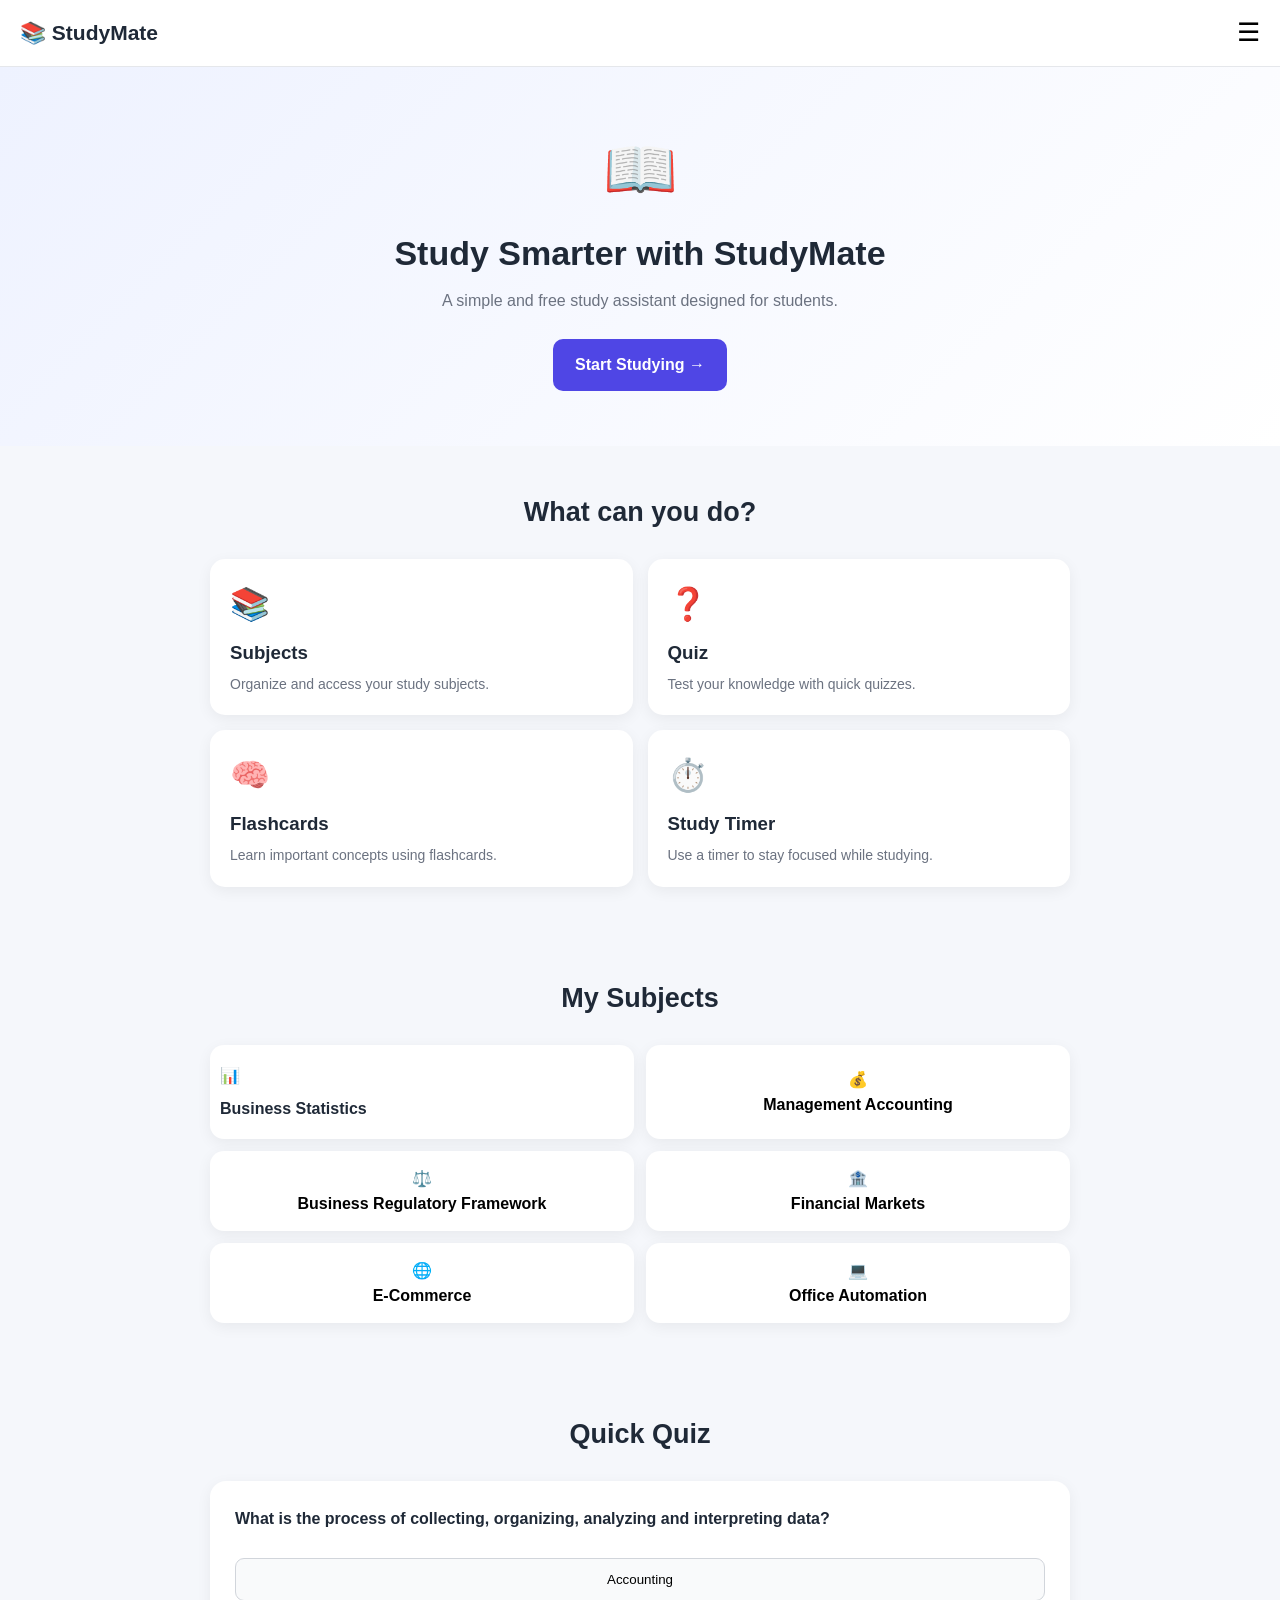
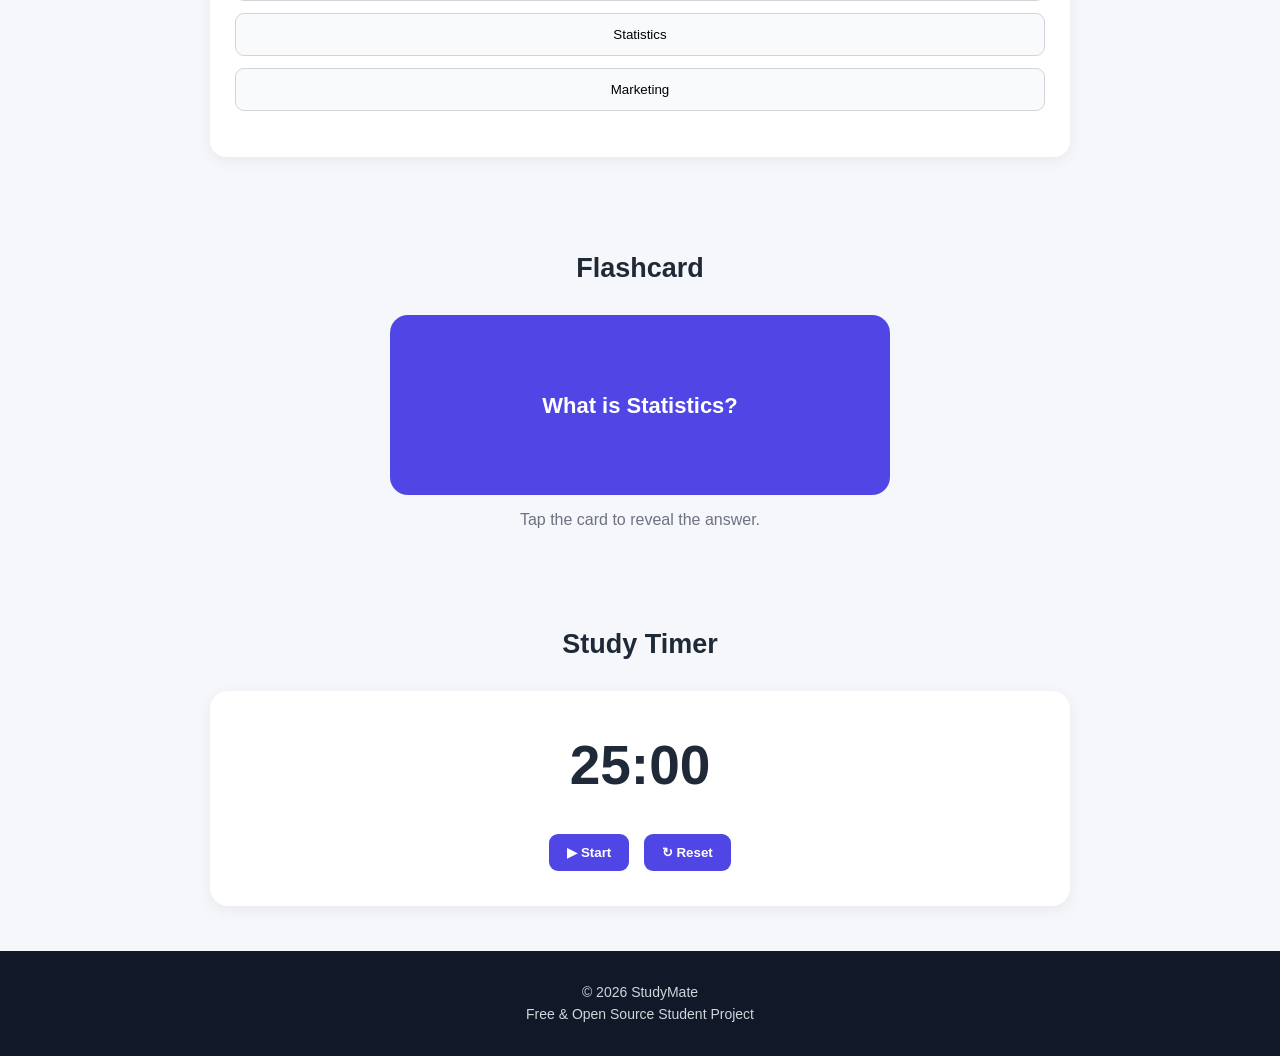
<file: index.html>
<!DOCTYPE html>
<html lang="en">
<head>
    <meta charset="UTF-8">
    <meta name="viewport" content="width=device-width, initial-scale=1.0">

    <title>StudyMate - Student Study Assistant</title>

    <meta name="description"
          content="StudyMate is a free mobile-friendly study assistant for students.">

    <link rel="stylesheet" href="style.css?v=2">
</head>

<body>

    <!-- Header -->
    <header class="header">
        <div class="logo">
            📚 StudyMate
        </div>

        <button class="menu-btn" onclick="toggleMenu()">
            ☰
        </button>
    </header>

    <!-- Navigation -->
    <nav id="navMenu" class="nav-menu">
        <a href="#home">Home</a>
        <a href="subjects.html">Subjects</a>
        <a href="#quiz">Quiz</a>
        <a href="#flashcards">Flashcards</a>
        <a href="#timer">Study Timer</a>
    </nav>

    <!-- Hero -->
    <main>

        <section id="home" class="hero">

            <div class="hero-icon">
                📖
            </div>

            <h1>Study Smarter with StudyMate</h1>

            <p>
                A simple and free study assistant designed for students.
            </p>

            <a href="subjects.html" class="primary-btn">
                Start Studying →
            </a>

        </section>


        <!-- Features -->
        <section class="section">

            <h2>What can you do?</h2>

            <div class="features">

                <a href="subjects.html" class="card">

    <div class="card-icon">📚</div>

    <h3>Subjects</h3>

    <p>
        Organize and access your study subjects.
    </p>

</a>

                <div class="card">
                    <div class="card-icon">❓</div>
                    <h3>Quiz</h3>
                    <p>Test your knowledge with quick quizzes.</p>
                </div>

                <div class="card">
                    <div class="card-icon">🧠</div>
                    <h3>Flashcards</h3>
                    <p>Learn important concepts using flashcards.</p>
                </div>

                <div class="card">
                    <div class="card-icon">⏱️</div>
                    <h3>Study Timer</h3>
                    <p>Use a timer to stay focused while studying.</p>
                </div>

            </div>

        </section>


        <!-- Subjects -->
        <section id="subjects" class="section">

            <h2>My Subjects</h2>

            <div class="subjects">

                <a href="business-statistics.html" class="subject-card">
                    📊
                    <span>Business Statistics</span>
                </a>

                <button class="subject-card">
                    💰
                    <span>Management Accounting</span>
                </button>

                <button class="subject-card">
                    ⚖️
                    <span>Business Regulatory Framework</span>
                </button>

                <button class="subject-card">
                    🏦
                    <span>Financial Markets</span>
                </button>

                <button class="subject-card">
                    🌐
                    <span>E-Commerce</span>
                </button>

                <button class="subject-card">
                    💻
                    <span>Office Automation</span>
                </button>

            </div>

        </section>


        <!-- Quiz -->
        <section id="quiz" class="section">

            <h2>Quick Quiz</h2>

            <div class="quiz-box">

                <p class="question">
                    What is the process of collecting,
                    organizing, analyzing and interpreting data?
                </p>

                <button onclick="checkAnswer(this, false)">
                    Accounting
                </button>

                <button onclick="checkAnswer(this, true)">
                    Statistics
                </button>

                <button onclick="checkAnswer(this, false)">
                    Marketing
                </button>

                <p id="quizResult"></p>

            </div>

        </section>


        <!-- Flashcards -->
        <section id="flashcards" class="section">

            <h2>Flashcard</h2>

            <div class="flashcard" onclick="flipCard()">

                <div id="flashcardText">
                    What is Statistics?
                </div>

            </div>

            <p class="hint">
                Tap the card to reveal the answer.
            </p>

        </section>


        <!-- Timer -->
        <section id="timer" class="section">

            <h2>Study Timer</h2>

            <div class="timer">

                <div id="timerDisplay">
                    25:00
                </div>

                <button onclick="startTimer()">
                    ▶ Start
                </button>

                <button onclick="resetTimer()">
                    ↻ Reset
                </button>

            </div>

        </section>

    </main>


    <!-- Footer -->
    <footer>

        <p>
            © 2026 StudyMate
        </p>

        <p>
            Free & Open Source Student Project
        </p>

    </footer>


    <script src="script.js"></script>

</body>
</html>
</file>
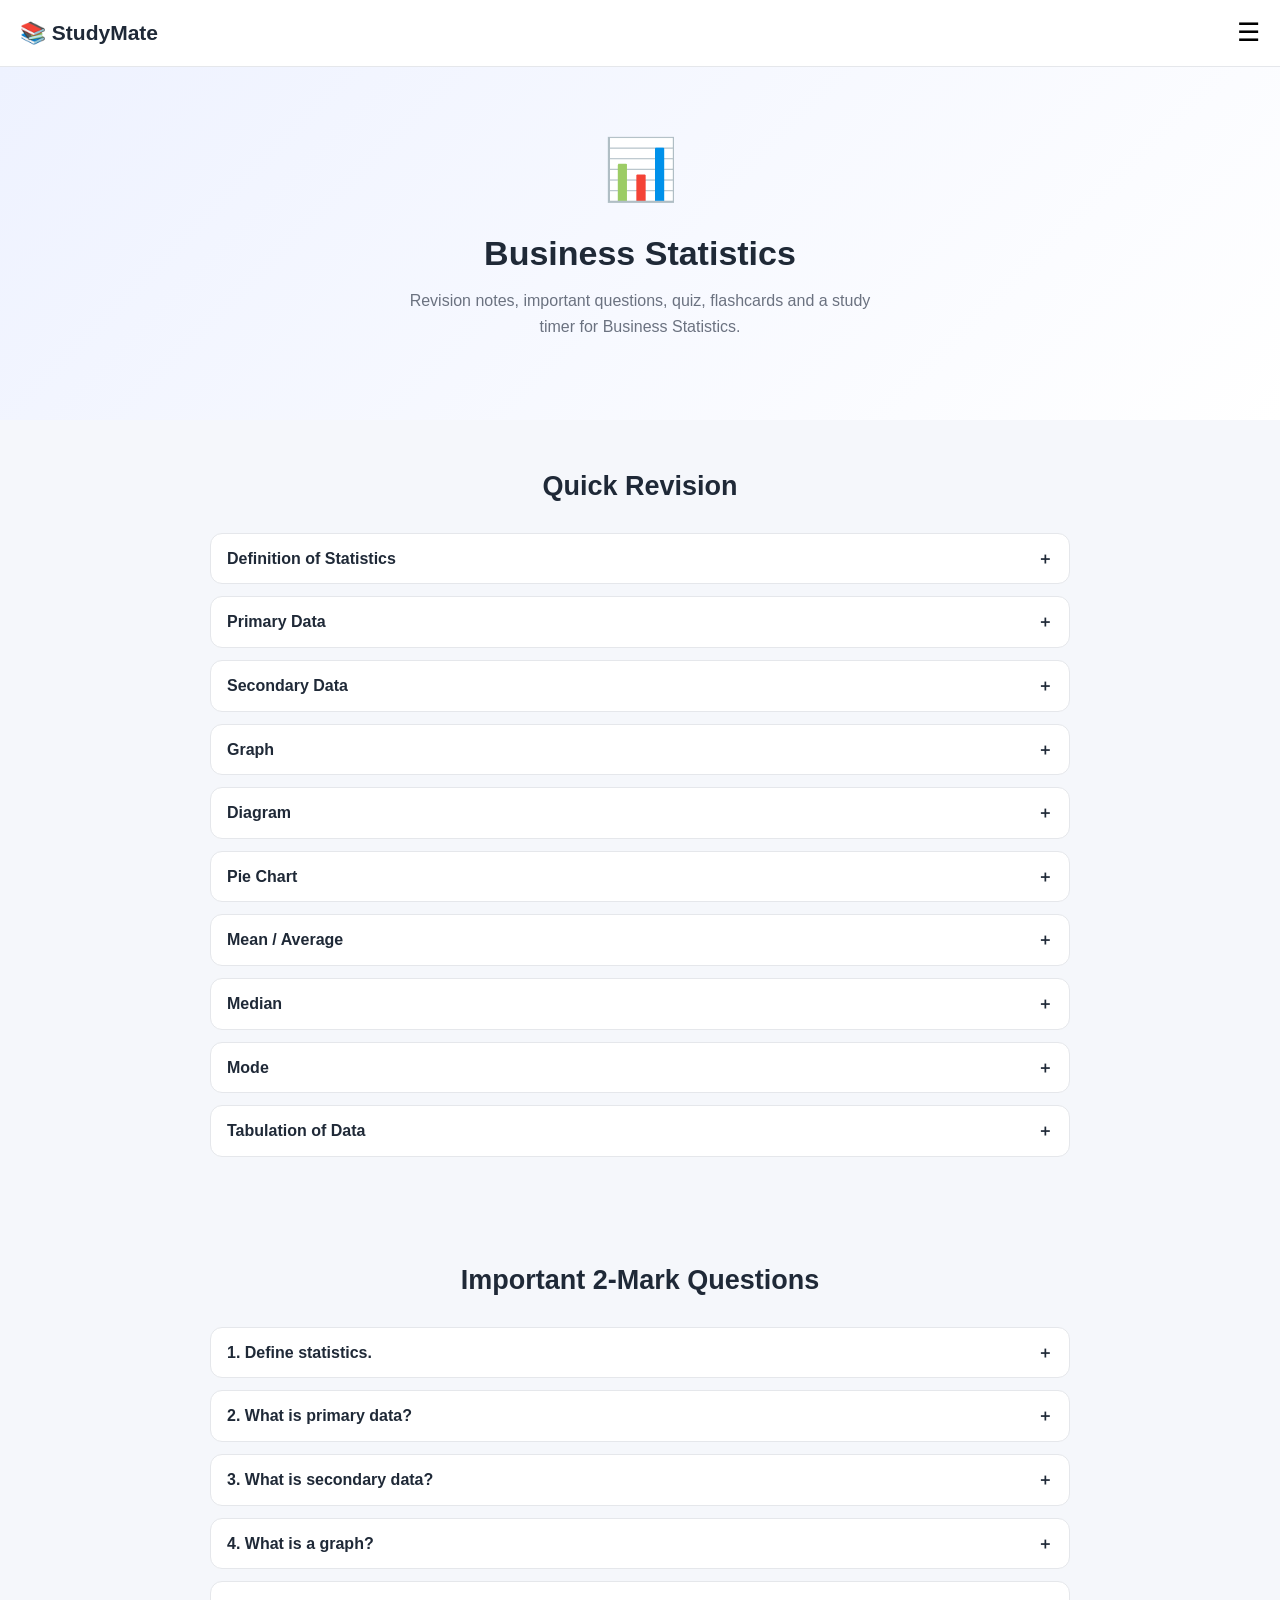
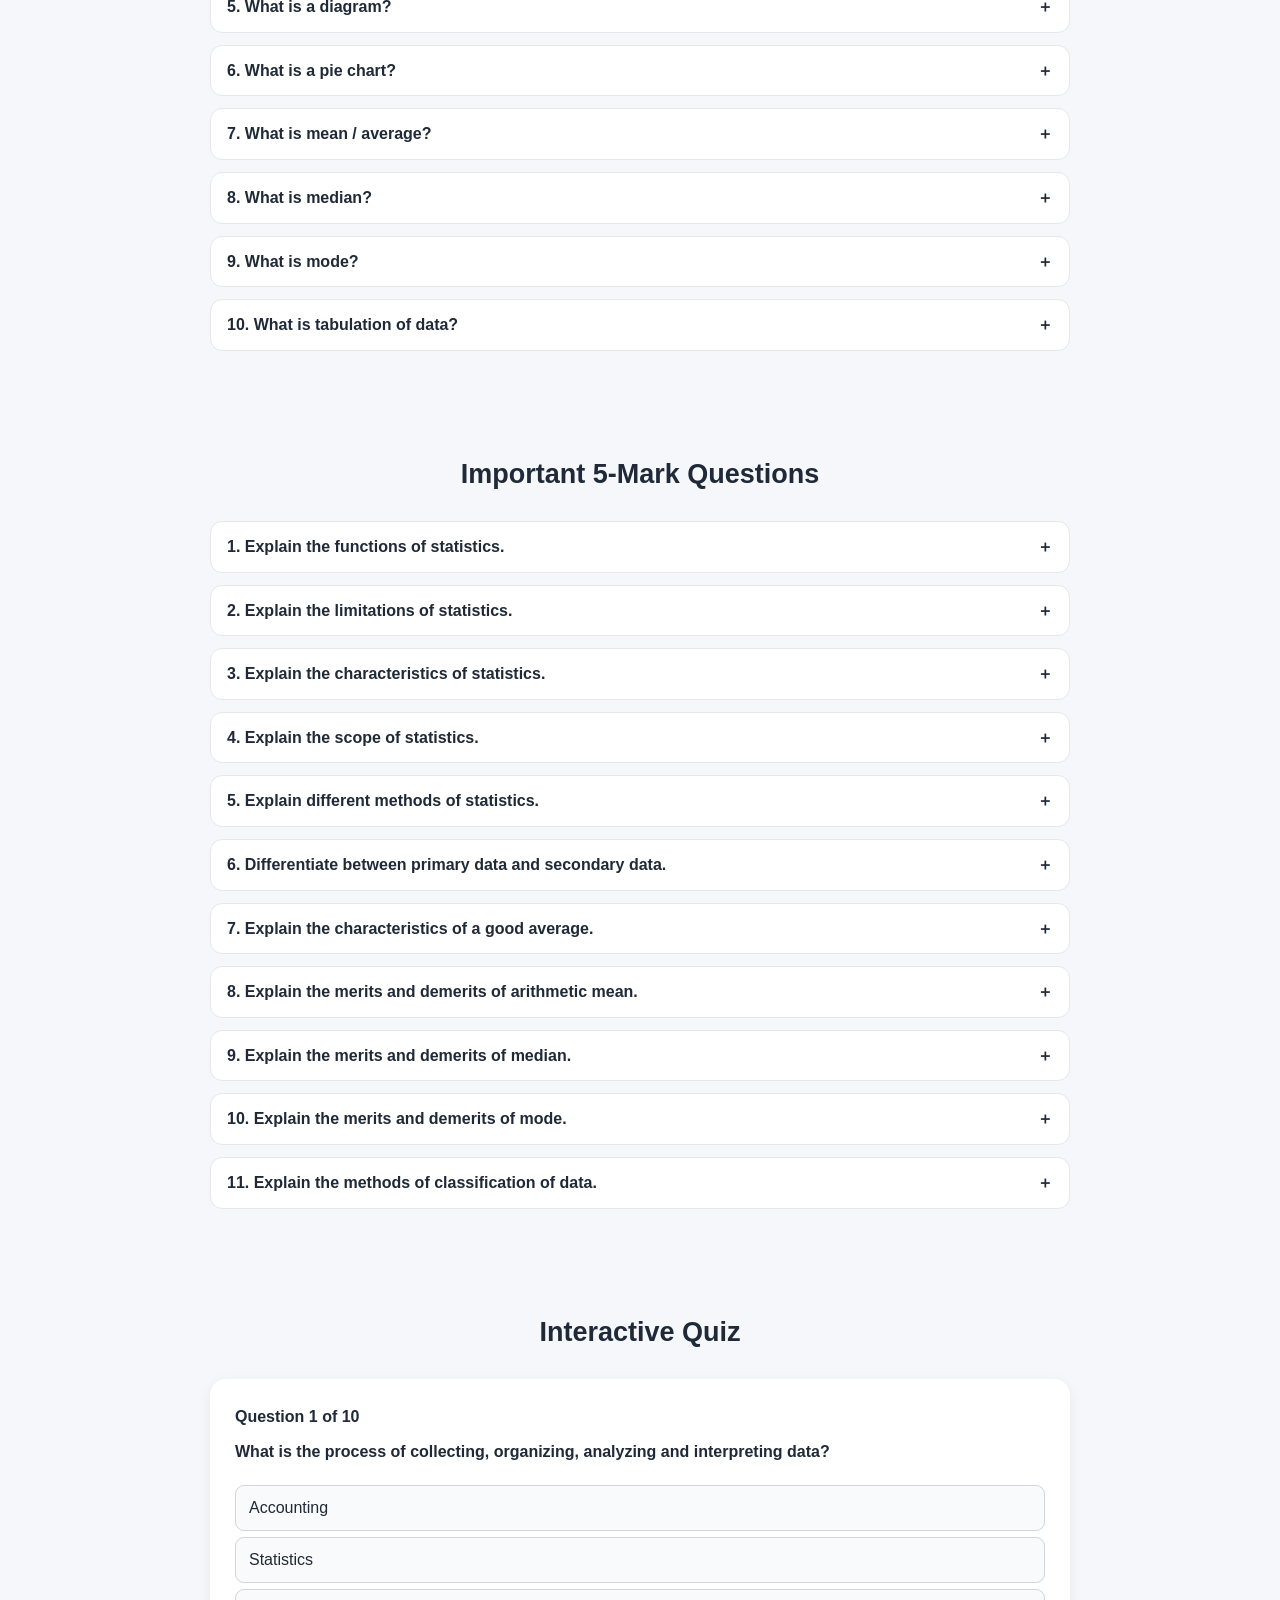
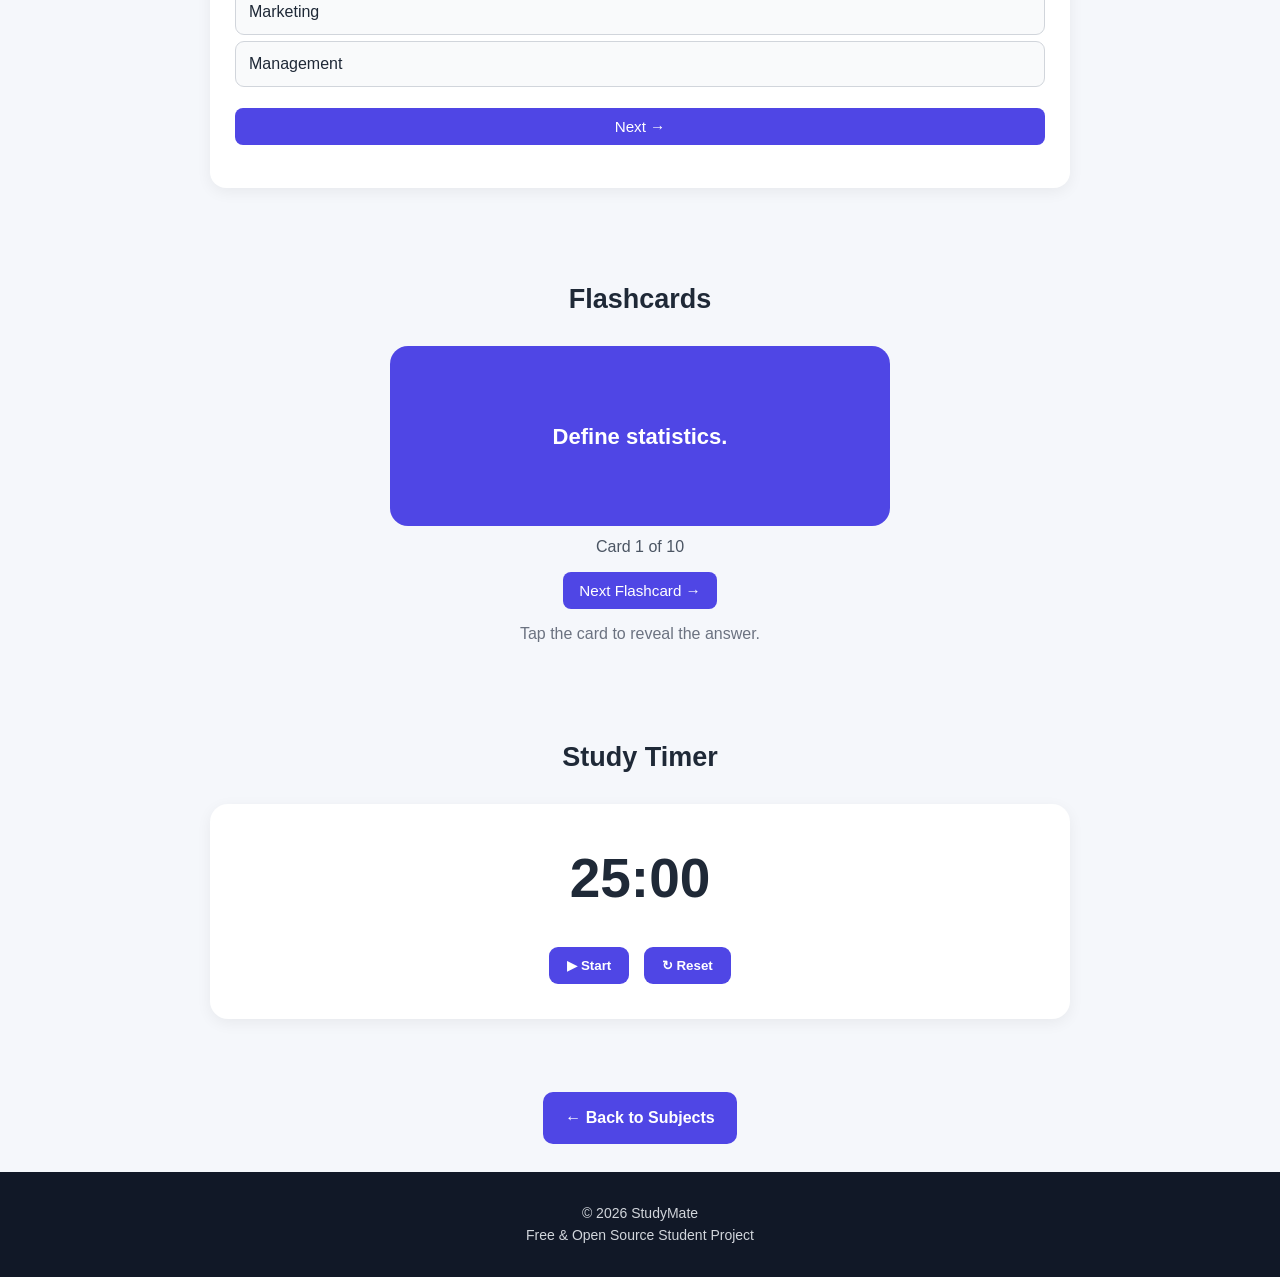
<file: business-statistics.html>
<!DOCTYPE html>
<html lang="en">
<head>
    <meta charset="UTF-8">
    <meta name="viewport" content="width=device-width, initial-scale=1.0">

    <title>Business Statistics - StudyMate</title>

    <meta name="description"
          content="Business Statistics study notes, questions, quiz, flashcards and timer on StudyMate.">

    <link rel="stylesheet" href="style.css">

    <style>
        .page-desc {
            color: #4b5563;
            line-height: 1.6;
            margin-top: 8px;
        }

        details.rev {
            background: #ffffff;
            border: 1px solid #e5e7eb;
            border-radius: 12px;
            padding: 12px 16px;
            margin-bottom: 12px;
        }

        details.rev summary {
            cursor: pointer;
            font-weight: 600;
            color: #1f2937;
            list-style: none;
            outline: none;
        }

        details.rev summary::-webkit-details-marker { display: none; }

        details.rev summary::after {
            content: "＋";
            float: right;
            font-weight: 700;
        }

        details.rev[open] summary::after { content: "－"; }

        details.rev p {
            margin: 10px 0 0;
            color: #4b5563;
            line-height: 1.6;
        }

        .option-btn {
            display: block;
            width: 100%;
            text-align: left;
            margin: 8px 0;
            padding: 12px 14px;
            border-radius: 10px;
            border: 1px solid #e5e7eb;
            background: #ffffff;
            color: #1f2937;
            font-size: 1rem;
            cursor: pointer;
            font-family: inherit;
        }

        .option-btn.correct {
            background: #dcfce7;
            border-color: #16a34a;
        }

        .option-btn.wrong {
            background: #fee2e2;
            border-color: #dc2626;
        }

        .option-btn:disabled { cursor: default; }

        .quiz-meta {
            font-weight: 600;
            color: #1f2937;
            margin-bottom: 10px;
        }

        .quiz-actions { margin-top: 12px; }

        .quiz-actions button {
            padding: 10px 16px;
            border: none;
            border-radius: 8px;
            background: #4f46e5;
            color: #ffffff;
            font-size: 0.95rem;
            font-family: inherit;
            cursor: pointer;
        }

        .quiz-actions button:hover {
            opacity: 0.9;
        }

        .flashcard-next-btn {
            display: inline-block !important;
            padding: 10px 16px !important;
            border: none !important;
            border-radius: 8px !important;
            background: #4f46e5 !important;
            color: #ffffff !important;
            font-size: 0.95rem !important;
            font-family: inherit !important;
            cursor: pointer !important;
            text-decoration: none !important;
            box-sizing: border-box !important;
        }

        .flashcard-next-btn:hover {
            opacity: 0.9 !important;
        }

        .flashcard { cursor: pointer; }

        .back-row {
            text-align: center;
            margin: 28px 0;
        }

        .flashcard-count {
            text-align: center;
            color: #4b5563;
            margin-top: 8px;
        }
    </style>
</head>

<body>

    <!-- Header -->
    <header class="header">
        <div class="logo">
            📚 StudyMate
        </div>

        <button class="menu-btn" onclick="toggleMenu()">
            ☰
        </button>
    </header>

    <!-- Navigation -->
    <nav id="navMenu" class="nav-menu">
        <a href="index.html">Home</a>
        <a href="subjects.html">Subjects</a>
        <a href="#quiz">Quiz</a>
        <a href="#flashcards">Flashcards</a>
        <a href="#timer">Study Timer</a>
    </nav>

    <main>

        <!-- Page header -->
        <section class="hero">
            <div class="hero-icon">📊</div>

            <h1>Business Statistics</h1>

            <p class="page-desc">
                Revision notes, important questions, quiz, flashcards and a
                study timer for Business Statistics.
            </p>
        </section>


        <!-- Quick Revision -->
        <section class="section">

            <h2>Quick Revision</h2>

            <details class="rev">
                <summary>Definition of Statistics</summary>
                <p>
                    Statistics is the science of collecting, organizing,
                    presenting, analyzing and interpreting numerical data in
                    order to make effective decisions.
                </p>
            </details>

            <details class="rev">
                <summary>Primary Data</summary>
                <p>
                    Primary data is data collected for the first time by the
                    investigator himself, directly from the original source,
                    for a specific purpose.
                </p>
            </details>

            <details class="rev">
                <summary>Secondary Data</summary>
                <p>
                    Secondary data is data that has already been collected by
                    some other person or agency and is reused by the
                    investigator for his own study.
                </p>
            </details>

            <details class="rev">
                <summary>Graph</summary>
                <p>
                    A graph is a visual representation of numerical data using
                    lines, bars or curves, which makes comparison and
                    understanding easier.
                </p>
            </details>

            <details class="rev">
                <summary>Diagram</summary>
                <p>
                    A diagram is a simple pictorial presentation of data using
                    shapes such as bars, rectangles or circles to show facts
                    quickly and clearly.
                </p>
            </details>

            <details class="rev">
                <summary>Pie Chart</summary>
                <p>
                    A pie chart is a circular diagram divided into sectors,
                    where each sector represents the proportion of a component
                    in the total.
                </p>
            </details>

            <details class="rev">
                <summary>Mean / Average</summary>
                <p>
                    The mean is the sum of all observations divided by the
                    total number of observations. It is also called the
                    arithmetic average.
                </p>
            </details>

            <details class="rev">
                <summary>Median</summary>
                <p>
                    The median is the middle value of a series when the data
                    is arranged in ascending or descending order.
                </p>
            </details>

            <details class="rev">
                <summary>Mode</summary>
                <p>
                    The mode is the value that occurs most frequently in a set
                    of data. A series may have one mode, more than one mode, or
                    no mode.
                </p>
            </details>

            <details class="rev">
                <summary>Tabulation of Data</summary>
                <p>
                    Tabulation is the systematic arrangement of collected data
                    in rows and columns in the form of a table, so that it can
                    be easily read and analyzed.
                </p>
            </details>

        </section>


        <!-- 2-Mark Questions -->
        <section class="section">

            <h2>Important 2-Mark Questions</h2>

            <details class="rev">
                <summary>1. Define statistics.</summary>
                <p>
                    Statistics is the science of collecting, organizing,
                    presenting, analyzing and interpreting numerical data to
                    help in decision making.
                </p>
            </details>

            <details class="rev">
                <summary>2. What is primary data?</summary>
                <p>
                    Primary data is data collected for the first time by the
                    investigator himself directly from the original source for
                    a specific purpose.
                </p>
            </details>

            <details class="rev">
                <summary>3. What is secondary data?</summary>
                <p>
                    Secondary data is data that has already been collected by
                    another person or agency and is reused by the investigator
                    for his own study.
                </p>
            </details>

            <details class="rev">
                <summary>4. What is a graph?</summary>
                <p>
                    A graph is a visual representation of numerical data using
                    lines, bars or curves to show relationships and trends.
                </p>
            </details>

            <details class="rev">
                <summary>5. What is a diagram?</summary>
                <p>
                    A diagram is a simple pictorial presentation of data using
                    shapes such as bars, rectangles or circles to present facts
                    clearly and quickly.
                </p>
            </details>

            <details class="rev">
                <summary>6. What is a pie chart?</summary>
                <p>
                    A pie chart is a circular diagram divided into sectors,
                    where each sector shows the proportion of a component in
                    the total.
                </p>
            </details>

            <details class="rev">
                <summary>7. What is mean / average?</summary>
                <p>
                    The mean is the sum of all observations divided by the
                    total number of observations. It is also called the
                    arithmetic average.
                </p>
            </details>

            <details class="rev">
                <summary>8. What is median?</summary>
                <p>
                    The median is the middle value of a series when the data
                    is arranged in ascending or descending order.
                </p>
            </details>

            <details class="rev">
                <summary>9. What is mode?</summary>
                <p>
                    The mode is the value that occurs most frequently in a set
                    of data.
                </p>
            </details>

            <details class="rev">
                <summary>10. What is tabulation of data?</summary>
                <p>
                    Tabulation is the systematic arrangement of collected data
                    in rows and columns in the form of a table for easy reading
                    and analysis.
                </p>
            </details>

        </section>


        <!-- 5-Mark Questions -->
        <section class="section">

            <h2>Important 5-Mark Questions</h2>

            <details class="rev">
                <summary>1. Explain the functions of statistics.</summary>
                <p>
                    1. Collection of data – gathering facts and figures.<br>
                    2. Organization of data – arranging data in a systematic
                    order.<br>
                    3. Presentation of data – showing data through tables,
                    graphs and diagrams.<br>
                    4. Analysis of data – calculating averages, dispersion and
                    relationships.<br>
                    5. Interpretation of data – drawing conclusions.<br>
                    6. Forecasting – helping to predict future trends.<br>
                    7. Policy formulation – helping government and business
                    take decisions.
                </p>
            </details>

            <details class="rev">
                <summary>2. Explain the limitations of statistics.</summary>
                <p>
                    1. Deals only with quantitative data.<br>
                    2. Does not study individuals – only aggregates.<br>
                    3. Results are true only on average.<br>
                    4. Can be misused by wrong presentation.<br>
                    5. Requires expert knowledge to interpret.<br>
                    6. Uniformity and homogeneity of data are necessary.<br>
                    7. Conclusions may be misleading if data is inaccurate.
                </p>
            </details>

            <details class="rev">
                <summary>3. Explain the characteristics of statistics.</summary>
                <p>
                    1. It is a science as well as an art.<br>
                    2. It deals with aggregates of facts, not individuals.<br>
                    3. Data must be numerically expressed.<br>
                    4. Data must be collected systematically.<br>
                    5. Data must be comparable.<br>
                    6. Results are affected by a large number of causes.<br>
                    7. It helps in drawing rational conclusions.
                </p>
            </details>

            <details class="rev">
                <summary>4. Explain the scope of statistics.</summary>
                <p>
                    1. Economics – measuring national income, demand, supply.<br>
                    2. Business – sales, production, marketing research.<br>
                    3. Commerce – accounting, banking, insurance.<br>
                    4. Industry – quality control, production planning.<br>
                    5. Government – taxation, population, planning.<br>
                    6. Social sciences – sociology, psychology, education.<br>
                    7. Science and research – experiments and testing.
                </p>
            </details>

            <details class="rev">
                <summary>5. Explain different methods of statistics.</summary>
                <p>
                    1. Collection of data – primary and secondary methods.<br>
                    2. Organization – classification and tabulation.<br>
                    3. Presentation – graphs, diagrams, tables.<br>
                    4. Analysis – measures of central tendency, dispersion,
                    correlation, regression.<br>
                    5. Interpretation – meaning and conclusion of results.<br>
                    6. Forecasting – estimating future values using trends.
                </p>
            </details>

            <details class="rev">
                <summary>6. Differentiate between primary data and secondary data.</summary>
                <p>
                    Primary data:<br>
                    – Collected for the first time.<br>
                    – Collected by the investigator himself.<br>
                    – Original in nature.<br>
                    – More reliable but costly and time-consuming.<br><br>
                    Secondary data:<br>
                    – Already collected by someone else.<br>
                    – Obtained from published or unpublished sources.<br>
                    – Not original in nature.<br>
                    – Less costly, quicker, but may be less reliable.
                </p>
            </details>

            <details class="rev">
                <summary>7. Explain the characteristics of a good average.</summary>
                <p>
                    1. It should be easy to understand and calculate.<br>
                    2. It should be based on all observations.<br>
                    3. It should be rigidly defined by a formula.<br>
                    4. It should be suitable for further algebraic treatment.<br>
                    5. It should not be much affected by extreme values.<br>
                    6. It should be capable of being used for comparison.<br>
                    7. It should be stable from sample to sample.
                </p>
            </details>

            <details class="rev">
                <summary>8. Explain the merits and demerits of arithmetic mean.</summary>
                <p>
                    Merits:<br>
                    – Easy to understand and calculate.<br>
                    – Based on all observations.<br>
                    – Rigidly defined.<br>
                    – Suitable for algebraic treatment.<br><br>
                    Demerits:<br>
                    – Affected by extreme values.<br>
                    – Cannot be calculated for open-end classes.<br>
                    – Cannot be located by inspection.<br>
                    – May give misleading results for skewed data.
                </p>
            </details>

            <details class="rev">
                <summary>9. Explain the merits and demerits of median.</summary>
                <p>
                    Merits:<br>
                    – Easy to understand.<br>
                    – Not affected by extreme values.<br>
                    – Can be used for open-end classes.<br>
                    – Can be located by inspection.<br><br>
                    Demerits:<br>
                    – Not based on all observations.<br>
                    – Not suitable for algebraic treatment.<br>
                    – Requires data to be arranged in order.<br>
                    – Less stable for small samples.
                </p>
            </details>

            <details class="rev">
                <summary>10. Explain the merits and demerits of mode.</summary>
                <p>
                    Merits:<br>
                    – Easy to understand.<br>
                    – Not affected by extreme values.<br>
                    – Useful for qualitative data.<br>
                    – Can be found by inspection.<br><br>
                    Demerits:<br>
                    – Not based on all observations.<br>
                    – Not suitable for algebraic treatment.<br>
                    – A series may have more than one mode or no mode.<br>
                    – Ill-defined in some cases.
                </p>
            </details>

            <details class="rev">
                <summary>11. Explain the methods of classification of data.</summary>
                <p>
                    1. Geographical classification – based on place or area.<br>
                    2. Chronological classification – based on time.<br>
                    3. Qualitative classification – based on attributes such as
                    gender, religion, occupation.<br>
                    4. Quantitative classification – based on numerical values
                    such as marks, income, age.<br>
                    5. Discrete and continuous classification – based on the
                    nature of the variable.
                </p>
            </details>

        </section>


        <!-- Interactive Quiz -->
        <section id="quiz" class="section">

            <h2>Interactive Quiz</h2>

            <div class="quiz-box">

                <p class="quiz-meta" id="quizProgress">Question 1 of 10</p>

                <p class="question" id="quizQuestion">
                    Loading question...
                </p>

                <div id="quizOptions"></div>

                <p id="quizResult"></p>

                <div class="quiz-actions">
                    <button id="nextBtn" onclick="nextQuestion()">
                        Next →
                    </button>
                </div>

                <div class="quiz-actions">
                    <button id="restartBtn" onclick="restartQuiz()" style="display:none;">
                        ↻ Restart Quiz
                    </button>
                </div>

            </div>

        </section>


        <!-- Flashcards -->
        <section id="flashcards" class="section">

            <h2>Flashcards</h2>

            <div class="flashcard" onclick="flipFlashcard()">
                <div id="flashcardText">
                    Tap to start
                </div>
            </div>

            <p class="flashcard-count" id="flashcardCount">Card 1 of 10</p>

            <div class="quiz-actions" style="text-align:center;">
                <button class="flashcard-next-btn" type="button" onclick="nextFlashcard()">
                    Next Flashcard →
                </button>
            </div>

            <p class="hint">
                Tap the card to reveal the answer.
            </p>

        </section>


        <!-- Study Timer -->
        <section id="timer" class="section">

            <h2>Study Timer</h2>

            <div class="timer">

                <div id="timerDisplay">
                    25:00
                </div>

                <button onclick="startTimer()">
                    ▶ Start
                </button>

                <button onclick="resetTimer()">
                    ↻ Reset
                </button>

            </div>

        </section>


        <!-- Back to Subjects -->
        <div class="back-row">
            <a href="subjects.html" class="primary-btn">
                ← Back to Subjects
            </a>
        </div>

    </main>


    <!-- Footer -->
    <footer>

        <p>
            © 2026 StudyMate
        </p>

        <p>
            Free &amp; Open Source Student Project
        </p>

    </footer>


    <script>
        /* ---------------- Menu toggle ---------------- */
        function toggleMenu() {
            var nav = document.getElementById("navMenu");
            if (nav) {
                nav.classList.toggle("active");
            }
        }

        /* ---------------- Quiz ---------------- */
        var quizData = [
            {
                q: "What is the process of collecting, organizing, analyzing and interpreting data?",
                options: ["Accounting", "Statistics", "Marketing", "Management"],
                answer: 1
            },
            {
                q: "Data collected for the first time by the investigator is called:",
                options: ["Secondary data", "Primary data", "Grouped data", "Sampling data"],
                answer: 1
            },
            {
                q: "Which of the following is a measure of central tendency?",
                options: ["Range", "Variance", "Mean", "Standard deviation"],
                answer: 2
            },
            {
                q: "The middle value of data arranged in order is called:",
                options: ["Mode", "Mean", "Median", "Range"],
                answer: 2
            },
            {
                q: "The value that occurs most frequently in a set of data is:",
                options: ["Mean", "Median", "Mode", "Average"],
                answer: 2
            },
            {
                q: "A pie chart is divided into:",
                options: ["Bars", "Sectors", "Lines", "Dots"],
                answer: 1
            },
            {
                q: "Secondary data is:",
                options: [
                    "Collected by the investigator himself",
                    "Already collected by someone else",
                    "Always more accurate than primary data",
                    "Never useful in research"
                ],
                answer: 1
            },
            {
                q: "Tabulation of data means:",
                options: [
                    "Collecting data from the field",
                    "Arranging data in rows and columns",
                    "Drawing graphs",
                    "Selecting a sample"
                ],
                answer: 1
            },
            {
                q: "Which average is most affected by extreme values?",
                options: ["Median", "Mode", "Arithmetic mean", "Quartile"],
                answer: 2
            },
            {
                q: "A graph is a:",
                options: [
                    "Numerical table",
                    "Visual representation of data",
                    "Questionnaire",
                    "Sample of data"
                ],
                answer: 1
            }
        ];

        var currentQuestion = 0;
        var score = 0;
        var answered = false;

        function loadQuestion() {
            var data = quizData[currentQuestion];

            document.getElementById("quizProgress").textContent =
                "Question " + (currentQuestion + 1) + " of " + quizData.length;

            document.getElementById("quizQuestion").textContent = data.q;
            document.getElementById("quizResult").textContent = "";

            var optionsBox = document.getElementById("quizOptions");
            optionsBox.innerHTML = "";

            for (var i = 0; i < data.options.length; i++) {
                var btn = document.createElement("button");
                btn.className = "option-btn";
                btn.type = "button";
                btn.textContent = data.options[i];
                btn.setAttribute("data-index", i);
                btn.onclick = function () {
                    selectOption(this);
                };
                optionsBox.appendChild(btn);
            }

            answered = false;

            var nextBtn = document.getElementById("nextBtn");
            nextBtn.textContent =
                (currentQuestion === quizData.length - 1) ? "Finish" : "Next →";
        }

        function selectOption(btn) {
            if (answered) return;
            answered = true;

            var selected = parseInt(btn.getAttribute("data-index"), 10);
            var correct = quizData[currentQuestion].answer;

            var all = document.querySelectorAll("#quizOptions .option-btn");

            for (var i = 0; i < all.length; i++) {
                all[i].disabled = true;
                var idx = parseInt(all[i].getAttribute("data-index"), 10);
                if (idx === correct) {
                    all[i].classList.add("correct");
                }
                if (idx === selected && selected !== correct) {
                    all[i].classList.add("wrong");
                }
            }

            if (selected === correct) {
                score++;
                document.getElementById("quizResult").textContent = "✅ Correct!";
            } else {
                document.getElementById("quizResult").textContent =
                    "❌ Wrong. Correct answer: " + quizData[currentQuestion].options[correct];
            }
        }

        function nextQuestion() {
            if (!answered) {
                document.getElementById("quizResult").textContent =
                    "Please select an option first.";
                return;
            }

            if (currentQuestion < quizData.length - 1) {
                currentQuestion++;
                loadQuestion();
            } else {
                showFinalScore();
            }
        }

        function showFinalScore() {
            document.getElementById("quizProgress").textContent = "Quiz Completed";

            document.getElementById("quizQuestion").textContent =
                "Your Score: " + score + " / " + quizData.length;

            document.getElementById("quizOptions").innerHTML = "";

            var msg = "";
            if (score === quizData.length) {
                msg = "🏆 Excellent! Perfect score!";
            } else if (score >= 7) {
                msg = "👍 Good job! Keep revising.";
            } else if (score >= 4) {
                msg = "📖 Not bad. Revise the notes again.";
            } else {
                msg = "💪 Keep practicing. You can do better!";
            }

            document.getElementById("quizResult").textContent = msg;

            document.getElementById("nextBtn").style.display = "none";
            document.getElementById("restartBtn").style.display = "inline-block";
        }

        function restartQuiz() {
            currentQuestion = 0;
            score = 0;
            answered = false;

            document.getElementById("nextBtn").style.display = "inline-block";
            document.getElementById("restartBtn").style.display = "none";

            loadQuestion();
        }

        /* ---------------- Flashcards ---------------- */
        var flashcards = [
            {
                q: "Define statistics.",
                a: "Statistics is the science of collecting, organizing, presenting, analyzing and interpreting numerical data."
            },
            {
                q: "What is primary data?",
                a: "Data collected for the first time by the investigator himself directly from the original source."
            },
            {
                q: "What is secondary data?",
                a: "Data already collected by someone else and reused by the investigator for his own study."
            },
            {
                q: "What is a graph?",
                a: "A visual representation of numerical data using lines, bars or curves."
            },
            {
                q: "What is a diagram?",
                a: "A simple pictorial presentation of data using shapes such as bars, rectangles or circles."
            },
            {
                q: "What is a pie chart?",
                a: "A circular diagram divided into sectors, each sector showing the proportion of a component in the total."
            },
            {
                q: "What is mean / average?",
                a: "The sum of all observations divided by the total number of observations."
            },
            {
                q: "What is median?",
                a: "The middle value of a series when the data is arranged in ascending or descending order."
            },
            {
                q: "What is mode?",
                a: "The value that occurs most frequently in a set of data."
            },
            {
                q: "What is tabulation of data?",
                a: "The systematic arrangement of collected data in rows and columns in the form of a table."
            }
        ];

        var flashIndex = 0;
        var flashFlipped = false;

        function renderFlashcard() {
            var card = document.getElementById("flashcardText");
            var cardBox = document.querySelector(".flashcard");

            if (flashFlipped) {
                card.textContent = flashcards[flashIndex].a;
                if (cardBox) {
                    cardBox.style.background = "#eef2ff";
                    cardBox.style.color = "#1f2937";
                }
            } else {
                card.textContent = flashcards[flashIndex].q;
                if (cardBox) {
                    cardBox.style.background = "";
                    cardBox.style.color = "";
                }
            }

            document.getElementById("flashcardCount").textContent =
                "Card " + (flashIndex + 1) + " of " + flashcards.length;
        }

        function flipFlashcard() {
            flashFlipped = !flashFlipped;
            renderFlashcard();
        }

        function nextFlashcard() {
            flashIndex = (flashIndex + 1) % flashcards.length;
            flashFlipped = false;
            renderFlashcard();
        }

        /* ---------------- Study Timer ---------------- */
        var timerSeconds = 25 * 60;
        var timerInterval = null;

        function updateTimerDisplay() {
            var m = Math.floor(timerSeconds / 60);
            var s = timerSeconds % 60;
            document.getElementById("timerDisplay").textContent =
                (m < 10 ? "0" + m : m) + ":" + (s < 10 ? "0" + s : s);
        }

        function startTimer() {
            if (timerInterval) return;

            timerInterval = setInterval(function () {
                if (timerSeconds > 0) {
                    timerSeconds--;
                    updateTimerDisplay();
                } else {
                    clearInterval(timerInterval);
                    timerInterval = null;
                    alert("Time's up! Take a short break.");
                }
            }, 1000);
        }

        function resetTimer() {
            clearInterval(timerInterval);
            timerInterval = null;
            timerSeconds = 25 * 60;
            updateTimerDisplay();
        }

        /* ---------------- Init ---------------- */
        document.addEventListener("DOMContentLoaded", function () {
            loadQuestion();
            renderFlashcard();
            updateTimerDisplay();
        });
    </script>

</body>
</html>
</file>
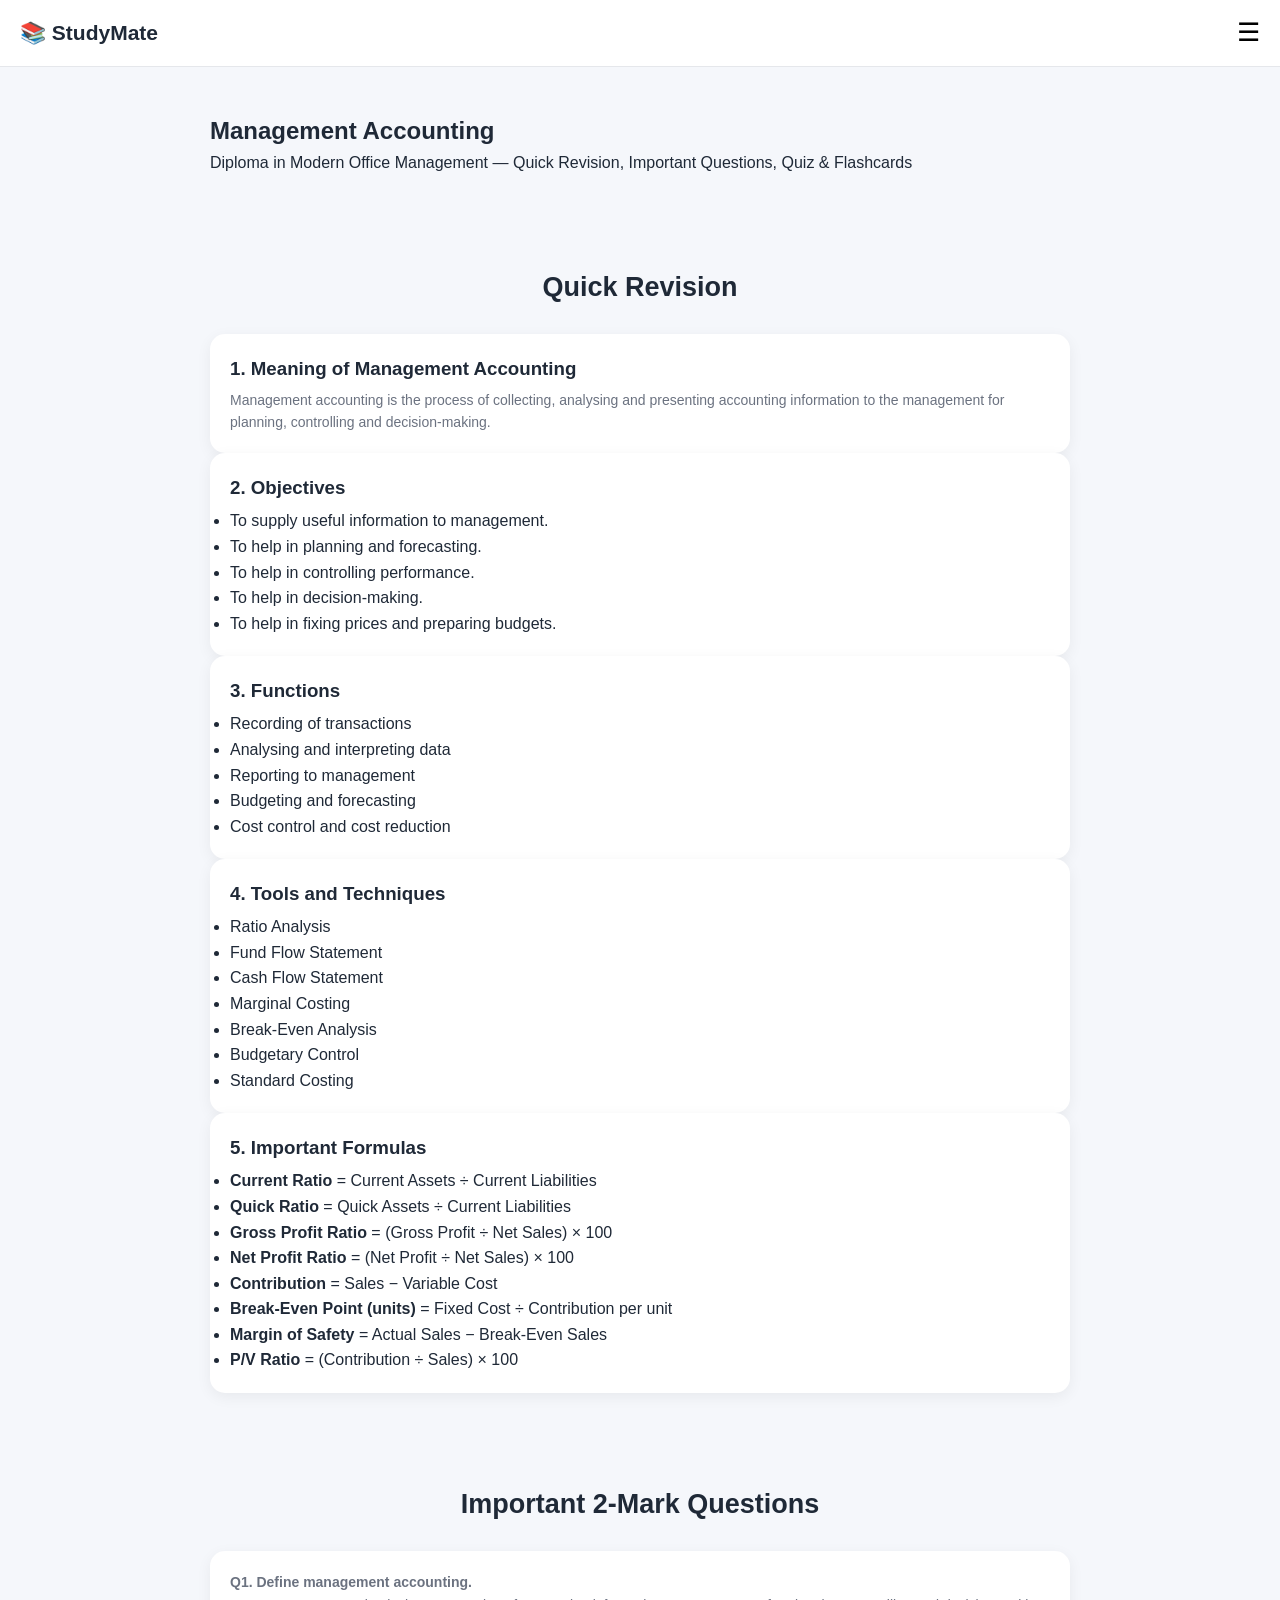
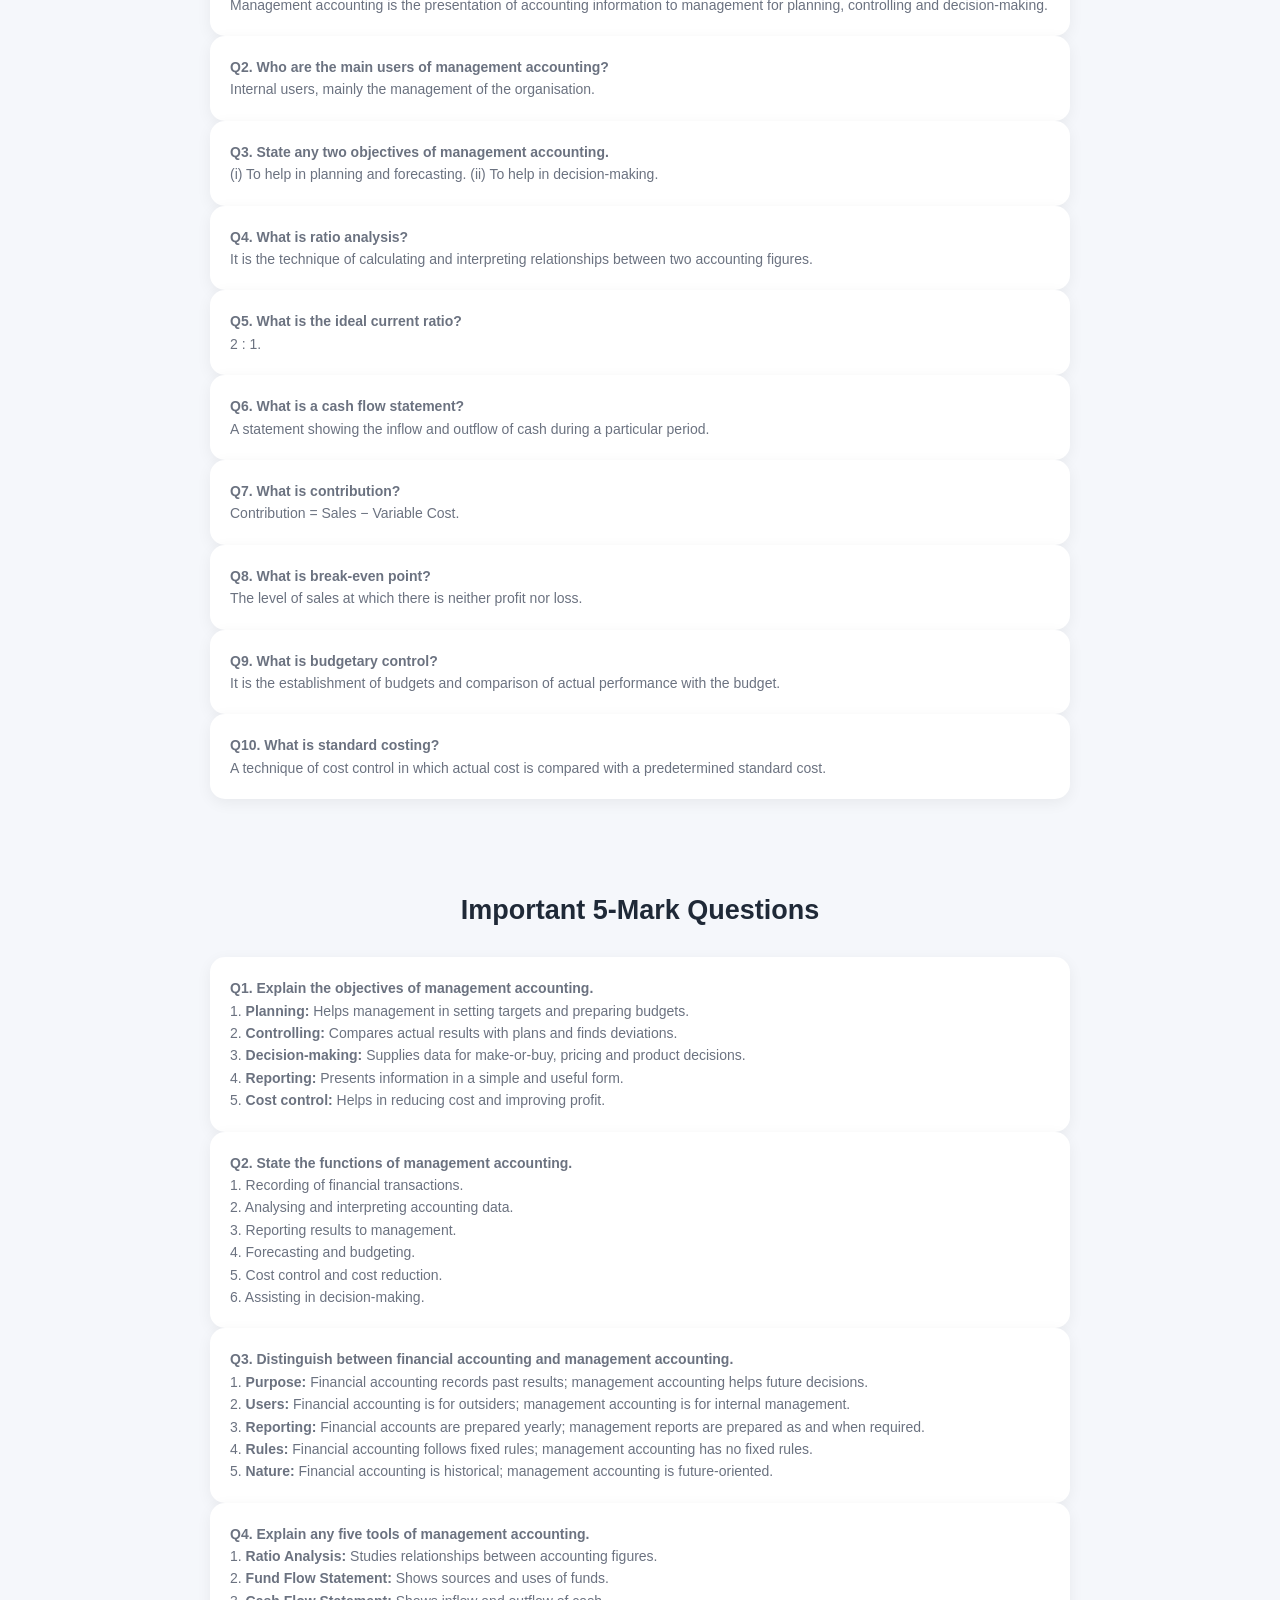
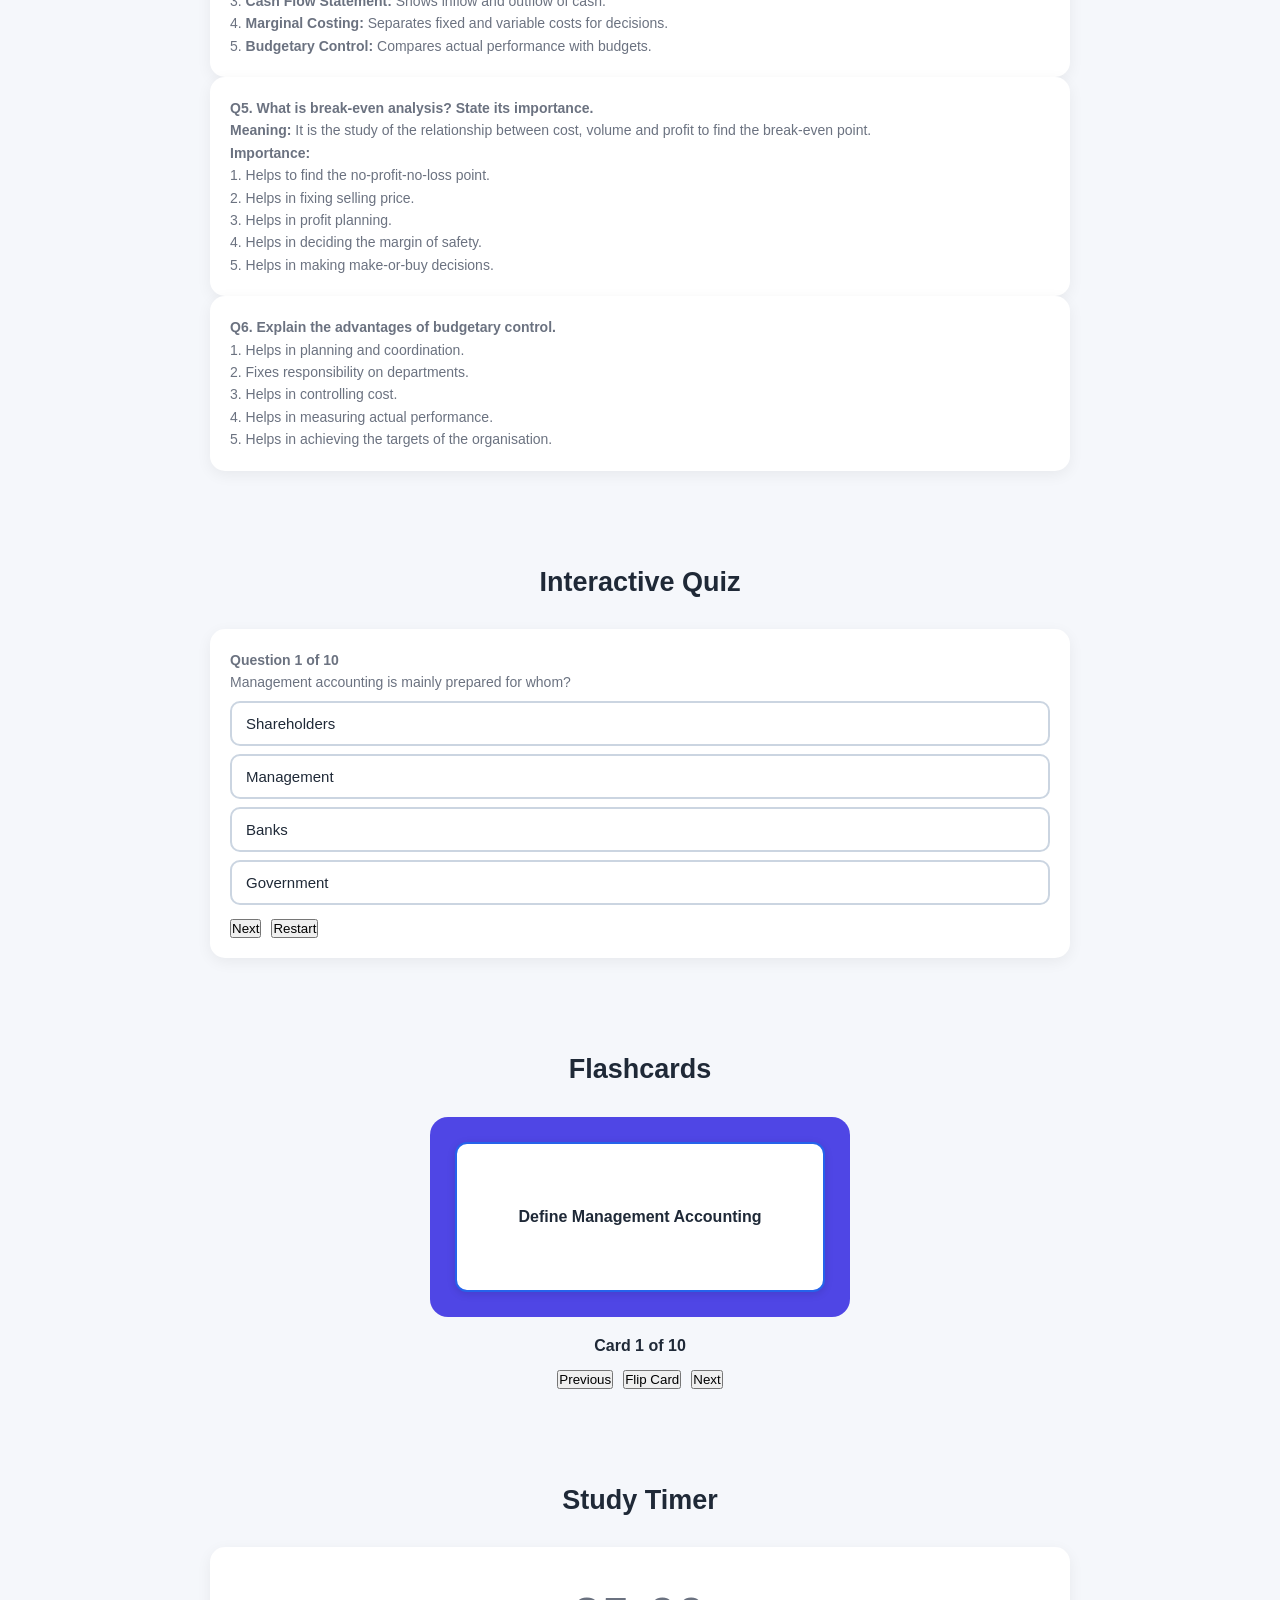
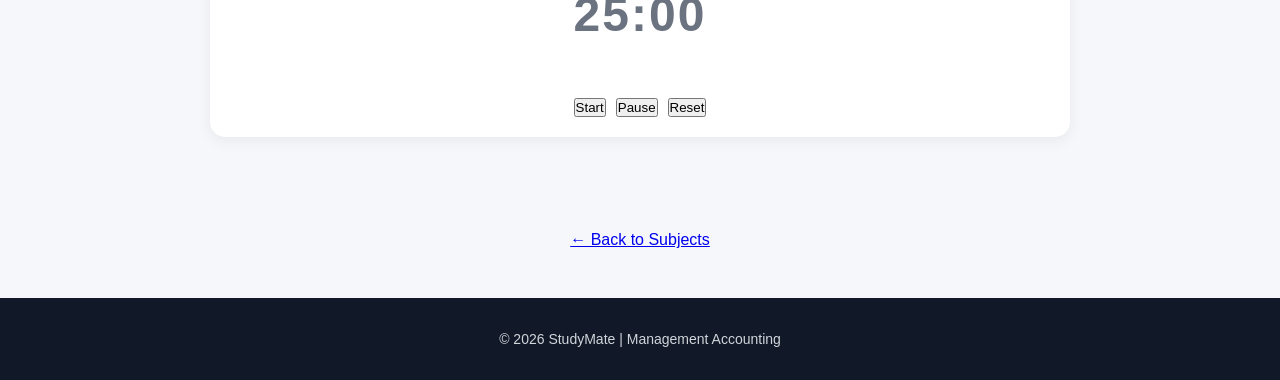
<file: management-accounting.html>
<!DOCTYPE html>
<html lang="en">
<head>
<meta charset="UTF-8">
<meta name="viewport" content="width=device-width, initial-scale=1.0">
<title>Management Accounting | StudyMate</title>
<link rel="stylesheet" href="style.css?v=2">
<style>
.flashcard {
  perspective: 1000px;
  width: 100%;
  max-width: 420px;
  height: 200px;
  margin: 16px auto;
  cursor: pointer;
}
.flashcard-inner {
  position: relative;
  width: 100%;
  height: 100%;
  transition: transform 0.5s;
  transform-style: preserve-3d;
}
.flashcard.flipped .flashcard-inner { transform: rotateY(180deg); }
.flashcard-front, .flashcard-back {
  position: absolute;
  width: 100%;
  height: 100%;
  -webkit-backface-visibility: hidden;
  backface-visibility: hidden;
  border-radius: 12px;
  padding: 16px;
  box-sizing: border-box;
  display: flex;
  align-items: center;
  justify-content: center;
  text-align: center;
  font-size: 16px;
  line-height: 1.5;
  box-shadow: 0 2px 8px rgba(0,0,0,0.12);
}
.flashcard-front {
  background: #ffffff;
  color: #1f2937;
  border: 2px solid #2563eb;
}
.flashcard-back {
  background: #2563eb;
  color: #ffffff;
  transform: rotateY(180deg);
}
.flashcard-controls {
  display: flex;
  gap: 10px;
  justify-content: center;
  flex-wrap: wrap;
  margin-top: 12px;
}
.flashcard-counter {
  text-align: center;
  font-weight: 600;
  margin-top: 10px;
}
.quiz-actions {
  display: flex;
  gap: 10px;
  flex-wrap: wrap;
  margin-top: 14px;
}
.quiz-option {
  display: block;
  width: 100%;
  text-align: left;
  margin: 8px 0;
  padding: 12px 14px;
  border-radius: 10px;
  border: 2px solid #cbd5e1;
  background: #ffffff;
  color: #1f2937;
  font-size: 15px;
  cursor: pointer;
}
.quiz-option.selected {
  border-color: #2563eb;
  background: #eff6ff;
}
.quiz-option.correct {
  border-color: #16a34a;
  background: #dcfce7;
}
.quiz-option.wrong {
  border-color: #dc2626;
  background: #fee2e2;
}
</style>
</head>
<body>

<header class="header">
  <div class="logo">📚 StudyMate</div>
  <button class="menu-btn" onclick="toggleMenu()">☰</button>
</header>

<nav id="navMenu" class="nav-menu">
  <a href="index.html">Home</a>
  <a href="subjects.html" class="active">Subjects</a>
  <a href="quiz.html">Quiz</a>
  <a href="flashcards.html">Flashcards</a>
  <a href="timer.html">Study Timer</a>
</nav>

<main>

<section class="section page-header">
  <h1>Management Accounting</h1>
  <p class="subtitle">Diploma in Modern Office Management &mdash; Quick Revision, Important Questions, Quiz &amp; Flashcards</p>
</section>

<section id="quick-revision" class="section">
  <h2>Quick Revision</h2>

  <div class="card">
    <h3>1. Meaning of Management Accounting</h3>
    <p>Management accounting is the process of collecting, analysing and presenting accounting information to the management for planning, controlling and decision-making.</p>
  </div>

  <div class="card">
    <h3>2. Objectives</h3>
    <ul>
      <li>To supply useful information to management.</li>
      <li>To help in planning and forecasting.</li>
      <li>To help in controlling performance.</li>
      <li>To help in decision-making.</li>
      <li>To help in fixing prices and preparing budgets.</li>
    </ul>
  </div>

  <div class="card">
    <h3>3. Functions</h3>
    <ul>
      <li>Recording of transactions</li>
      <li>Analysing and interpreting data</li>
      <li>Reporting to management</li>
      <li>Budgeting and forecasting</li>
      <li>Cost control and cost reduction</li>
    </ul>
  </div>

  <div class="card">
    <h3>4. Tools and Techniques</h3>
    <ul>
      <li>Ratio Analysis</li>
      <li>Fund Flow Statement</li>
      <li>Cash Flow Statement</li>
      <li>Marginal Costing</li>
      <li>Break-Even Analysis</li>
      <li>Budgetary Control</li>
      <li>Standard Costing</li>
    </ul>
  </div>

  <div class="card">
    <h3>5. Important Formulas</h3>
    <ul>
      <li><strong>Current Ratio</strong> = Current Assets ÷ Current Liabilities</li>
      <li><strong>Quick Ratio</strong> = Quick Assets ÷ Current Liabilities</li>
      <li><strong>Gross Profit Ratio</strong> = (Gross Profit ÷ Net Sales) × 100</li>
      <li><strong>Net Profit Ratio</strong> = (Net Profit ÷ Net Sales) × 100</li>
      <li><strong>Contribution</strong> = Sales − Variable Cost</li>
      <li><strong>Break-Even Point (units)</strong> = Fixed Cost ÷ Contribution per unit</li>
      <li><strong>Margin of Safety</strong> = Actual Sales − Break-Even Sales</li>
      <li><strong>P/V Ratio</strong> = (Contribution ÷ Sales) × 100</li>
    </ul>
  </div>
</section>

<section id="two-mark" class="section">
  <h2>Important 2-Mark Questions</h2>

  <div class="card"><p><strong>Q1. Define management accounting.</strong></p><p>Management accounting is the presentation of accounting information to management for planning, controlling and decision-making.</p></div>
  <div class="card"><p><strong>Q2. Who are the main users of management accounting?</strong></p><p>Internal users, mainly the management of the organisation.</p></div>
  <div class="card"><p><strong>Q3. State any two objectives of management accounting.</strong></p><p>(i) To help in planning and forecasting. (ii) To help in decision-making.</p></div>
  <div class="card"><p><strong>Q4. What is ratio analysis?</strong></p><p>It is the technique of calculating and interpreting relationships between two accounting figures.</p></div>
  <div class="card"><p><strong>Q5. What is the ideal current ratio?</strong></p><p>2 : 1.</p></div>
  <div class="card"><p><strong>Q6. What is a cash flow statement?</strong></p><p>A statement showing the inflow and outflow of cash during a particular period.</p></div>
  <div class="card"><p><strong>Q7. What is contribution?</strong></p><p>Contribution = Sales − Variable Cost.</p></div>
  <div class="card"><p><strong>Q8. What is break-even point?</strong></p><p>The level of sales at which there is neither profit nor loss.</p></div>
  <div class="card"><p><strong>Q9. What is budgetary control?</strong></p><p>It is the establishment of budgets and comparison of actual performance with the budget.</p></div>
  <div class="card"><p><strong>Q10. What is standard costing?</strong></p><p>A technique of cost control in which actual cost is compared with a predetermined standard cost.</p></div>
</section>

<section id="five-mark" class="section">
  <h2>Important 5-Mark Questions</h2>

  <div class="card">
    <p><strong>Q1. Explain the objectives of management accounting.</strong></p>
    <p>1. <strong>Planning:</strong> Helps management in setting targets and preparing budgets.<br>
    2. <strong>Controlling:</strong> Compares actual results with plans and finds deviations.<br>
    3. <strong>Decision-making:</strong> Supplies data for make-or-buy, pricing and product decisions.<br>
    4. <strong>Reporting:</strong> Presents information in a simple and useful form.<br>
    5. <strong>Cost control:</strong> Helps in reducing cost and improving profit.</p>
  </div>

  <div class="card">
    <p><strong>Q2. State the functions of management accounting.</strong></p>
    <p>1. Recording of financial transactions.<br>
    2. Analysing and interpreting accounting data.<br>
    3. Reporting results to management.<br>
    4. Forecasting and budgeting.<br>
    5. Cost control and cost reduction.<br>
    6. Assisting in decision-making.</p>
  </div>

  <div class="card">
    <p><strong>Q3. Distinguish between financial accounting and management accounting.</strong></p>
    <p>1. <strong>Purpose:</strong> Financial accounting records past results; management accounting helps future decisions.<br>
    2. <strong>Users:</strong> Financial accounting is for outsiders; management accounting is for internal management.<br>
    3. <strong>Reporting:</strong> Financial accounts are prepared yearly; management reports are prepared as and when required.<br>
    4. <strong>Rules:</strong> Financial accounting follows fixed rules; management accounting has no fixed rules.<br>
    5. <strong>Nature:</strong> Financial accounting is historical; management accounting is future-oriented.</p>
  </div>

  <div class="card">
    <p><strong>Q4. Explain any five tools of management accounting.</strong></p>
    <p>1. <strong>Ratio Analysis:</strong> Studies relationships between accounting figures.<br>
    2. <strong>Fund Flow Statement:</strong> Shows sources and uses of funds.<br>
    3. <strong>Cash Flow Statement:</strong> Shows inflow and outflow of cash.<br>
    4. <strong>Marginal Costing:</strong> Separates fixed and variable costs for decisions.<br>
    5. <strong>Budgetary Control:</strong> Compares actual performance with budgets.</p>
  </div>

  <div class="card">
    <p><strong>Q5. What is break-even analysis? State its importance.</strong></p>
    <p><strong>Meaning:</strong> It is the study of the relationship between cost, volume and profit to find the break-even point.<br>
    <strong>Importance:</strong><br>
    1. Helps to find the no-profit-no-loss point.<br>
    2. Helps in fixing selling price.<br>
    3. Helps in profit planning.<br>
    4. Helps in deciding the margin of safety.<br>
    5. Helps in making make-or-buy decisions.</p>
  </div>

  <div class="card">
    <p><strong>Q6. Explain the advantages of budgetary control.</strong></p>
    <p>1. Helps in planning and coordination.<br>
    2. Fixes responsibility on departments.<br>
    3. Helps in controlling cost.<br>
    4. Helps in measuring actual performance.<br>
    5. Helps in achieving the targets of the organisation.</p>
  </div>
</section>

<section id="quiz" class="section">
  <h2>Interactive Quiz</h2>

  <div class="card">
    <p id="quizProgress"><strong>Question 1 of 10</strong></p>
    <p id="quizQuestion">Loading question...</p>
    <div id="quizOptions"></div>
    <p id="quizFeedback"></p>

    <div class="quiz-actions">
      <button class="btn btn-primary" id="quizNextBtn">Next</button>
      <button class="btn btn-secondary" id="quizRestartBtn">Restart</button>
    </div>
  </div>
</section>

<section id="flashcards" class="section">
  <h2>Flashcards</h2>

  <div class="flashcard" id="flashcard">
    <div class="flashcard-inner">
      <div class="flashcard-front"><p id="cardFront">Loading...</p></div>
      <div class="flashcard-back"><p id="cardBack"></p></div>
    </div>
  </div>

  <p class="flashcard-counter" id="cardCounter">Card 1 of 10</p>

  <div class="flashcard-controls">
    <button class="btn btn-secondary" id="prevCardBtn">Previous</button>
    <button class="btn btn-primary" id="flipCardBtn">Flip Card</button>
    <button class="btn btn-secondary" id="nextCardBtn">Next</button>
  </div>
</section>

<section id="timer" class="section">
  <h2>Study Timer</h2>

  <div class="card" style="text-align:center;">
    <p id="timerDisplay" style="font-size:48px; font-weight:700; margin:10px 0; letter-spacing:2px;">25:00</p>
    <p id="timerMessage" style="font-size:15px; min-height:20px;"></p>

    <div class="quiz-actions" style="justify-content:center;">
      <button class="btn btn-primary" id="timerStartBtn">Start</button>
      <button class="btn btn-secondary" id="timerPauseBtn">Pause</button>
      <button class="btn btn-secondary" id="timerResetBtn">Reset</button>
    </div>
  </div>
</section>

<section class="section" style="text-align:center;">
  <a href="subjects.html" class="btn btn-primary">← Back to Subjects</a>
</section>

</main>

<footer class="footer">
  <p>© 2026 StudyMate | Management Accounting</p>
</footer>

<script>
function toggleMenu() {
  const nav = document.getElementById("navMenu");
  if (nav) nav.classList.toggle("active");
}

const quizData = [
  { q: "Management accounting is mainly prepared for whom?", options: ["Shareholders","Management","Banks","Government"], answer: 1 },
  { q: "Which ratio is considered ideal for Current Ratio?", options: ["1 : 1","1 : 2","2 : 1","3 : 1"], answer: 2 },
  { q: "Contribution is calculated as:", options: ["Sales − Fixed Cost","Sales − Variable Cost","Sales + Profit","Fixed Cost + Profit"], answer: 1 },
  { q: "Break-Even Point is the level where:", options: ["Profit is maximum","Loss is maximum","No profit, no loss","Sales are zero"], answer: 2 },
  { q: "Which statement shows inflow and outflow of cash?", options: ["Fund Flow Statement","Cash Flow Statement","Balance Sheet","Trading Account"], answer: 1 },
  { q: "Budgetary control helps in:", options: ["Recording past data","Comparing actual with budget","Auditing accounts","Tax calculation"], answer: 1 },
  { q: "P/V Ratio is calculated as:", options: ["(Profit ÷ Sales) × 100","(Contribution ÷ Sales) × 100","(Sales ÷ Profit) × 100","(Cost ÷ Sales) × 100"], answer: 1 },
  { q: "Margin of Safety = ?", options: ["Actual Sales − Break-Even Sales","Fixed Cost − Variable Cost","Sales + Profit","Cost ÷ Profit"], answer: 0 },
  { q: "Standard costing compares actual cost with:", options: ["Market cost","Estimated cost","Standard cost","Historical cost"], answer: 2 },
  { q: "Which of these is a tool of management accounting?", options: ["Journal","Ledger","Ratio Analysis","Cash Book"], answer: 2 }
];

let currentQuestion = 0;
let score = 0;
let selectedOption = null;
let quizFinished = false;

const flashcardData = [
  { front: "Define Management Accounting", back: "Presentation of accounting information to management for planning, controlling and decision-making." },
  { front: "Ideal Current Ratio", back: "2 : 1" },
  { front: "Formula for Contribution", back: "Sales − Variable Cost" },
  { front: "Break-Even Point", back: "Level of sales where there is no profit and no loss." },
  { front: "Cash Flow Statement", back: "A statement showing inflow and outflow of cash during a period." },
  { front: "Budgetary Control", back: "Establishing budgets and comparing actual performance with the budget." },
  { front: "P/V Ratio Formula", back: "(Contribution ÷ Sales) × 100" },
  { front: "Margin of Safety Formula", back: "Actual Sales − Break-Even Sales" },
  { front: "Standard Costing", back: "Comparing actual cost with a predetermined standard cost." },
  { front: "Two Objectives of Management Accounting", back: "1) Help in planning  2) Help in decision-making." }
];

let currentCard = 0;
let timerSeconds = 25 * 60;
let timerInterval = null;
let timerRunning = false;

function loadQuestion() {
  const progressEl = document.getElementById("quizProgress");
  const questionEl = document.getElementById("quizQuestion");
  const optionsEl = document.getElementById("quizOptions");
  const feedbackEl = document.getElementById("quizFeedback");
  const nextBtn = document.getElementById("quizNextBtn");

  feedbackEl.textContent = "";
  optionsEl.innerHTML = "";
  selectedOption = null;

  if (quizFinished) {
    progressEl.innerHTML = "<strong>Quiz Completed!</strong>";
    questionEl.textContent = "Your Score: " + score + " / " + quizData.length;
    nextBtn.style.display = "none";
    return;
  }

  const current = quizData[currentQuestion];
  progressEl.innerHTML = "<strong>Question " + (currentQuestion + 1) + " of " + quizData.length + "</strong>";
  questionEl.textContent = current.q;
  nextBtn.style.display = "inline-block";

  current.options.forEach(function(opt, index) {
    const btn = document.createElement("button");
    btn.className = "quiz-option";
    btn.textContent = opt;

    btn.onclick = function() {
      if (selectedOption !== null) return;

      selectedOption = index;
      const allOpts = optionsEl.querySelectorAll(".quiz-option");
      allOpts.forEach(function(o) { o.classList.remove("selected"); });
      btn.classList.add("selected");

      if (index === current.answer) {
        btn.classList.add("correct");
        feedbackEl.textContent = "✅ Correct!";
        feedbackEl.style.color = "#16a34a";
        score++;
      } else {
        btn.classList.add("wrong");
        allOpts[current.answer].classList.add("correct");
        feedbackEl.textContent = "❌ Wrong. Correct answer: " + current.options[current.answer];
        feedbackEl.style.color = "#dc2626";
      }
    };

    optionsEl.appendChild(btn);
  });
}

function nextQuestion() {
  if (selectedOption === null) {
    const feedback = document.getElementById("quizFeedback");
    feedback.textContent = "Please select an answer first.";
    feedback.style.color = "#dc2626";
    return;
  }

  currentQuestion++;

  if (currentQuestion >= quizData.length) {
    quizFinished = true;
  }

  loadQuestion();
}

function restartQuiz() {
  currentQuestion = 0;
  score = 0;
  selectedOption = null;
  quizFinished = false;
  document.getElementById("quizNextBtn").style.display = "inline-block";
  loadQuestion();
}

function loadCard() {
  const card = document.getElementById("flashcard");
  card.classList.remove("flipped");
  document.getElementById("cardFront").textContent = flashcardData[currentCard].front;
  document.getElementById("cardBack").textContent = flashcardData[currentCard].back;
  document.getElementById("cardCounter").textContent = "Card " + (currentCard + 1) + " of " + flashcardData.length;
}

function flipCard() {
  document.getElementById("flashcard").classList.toggle("flipped");
}

function nextCard() {
  currentCard = (currentCard + 1) % flashcardData.length;
  loadCard();
}

function prevCard() {
  currentCard = (currentCard - 1 + flashcardData.length) % flashcardData.length;
  loadCard();
}

function updateTimerDisplay() {
  const minutes = Math.floor(timerSeconds / 60);
  const seconds = timerSeconds % 60;
  document.getElementById("timerDisplay").textContent =
    String(minutes).padStart(2, "0") + ":" + String(seconds).padStart(2, "0");
}

function startTimer() {
  if (timerRunning || timerSeconds <= 0) return;

  timerRunning = true;
  document.getElementById("timerMessage").textContent = "Timer running...";
  document.getElementById("timerMessage").style.color = "#2563eb";

  timerInterval = setInterval(function() {
    timerSeconds--;
    updateTimerDisplay();

    if (timerSeconds <= 0) {
      clearInterval(timerInterval);
      timerRunning = false;
      document.getElementById("timerMessage").textContent = "⏰ Time's up! Take a short break.";
      document.getElementById("timerMessage").style.color = "#dc2626";
      document.getElementById("timerDisplay").textContent = "00:00";
    }
  }, 1000);
}

function pauseTimer() {
  if (!timerRunning) return;
  clearInterval(timerInterval);
  timerRunning = false;
  document.getElementById("timerMessage").textContent = "Paused.";
  document.getElementById("timerMessage").style.color = "#f59e0b";
}

function resetTimer() {
  clearInterval(timerInterval);
  timerRunning = false;
  timerSeconds = 25 * 60;
  updateTimerDisplay();
  document.getElementById("timerMessage").textContent = "";
}

document.addEventListener("DOMContentLoaded", function() {
  loadQuestion();
  document.getElementById("quizNextBtn").addEventListener("click", nextQuestion);
  document.getElementById("quizRestartBtn").addEventListener("click", restartQuiz);

  loadCard();
  document.getElementById("flashcard").addEventListener("click", flipCard);
  document.getElementById("flipCardBtn").addEventListener("click", flipCard);
  document.getElementById("nextCardBtn").addEventListener("click", nextCard);
  document.getElementById("prevCardBtn").addEventListener("click", prevCard);

  updateTimerDisplay();
  document.getElementById("timerStartBtn").addEventListener("click", startTimer);
  document.getElementById("timerPauseBtn").addEventListener("click", pauseTimer);
  document.getElementById("timerResetBtn").addEventListener("click", resetTimer);
});
</script>

</body>
</html>
</file>
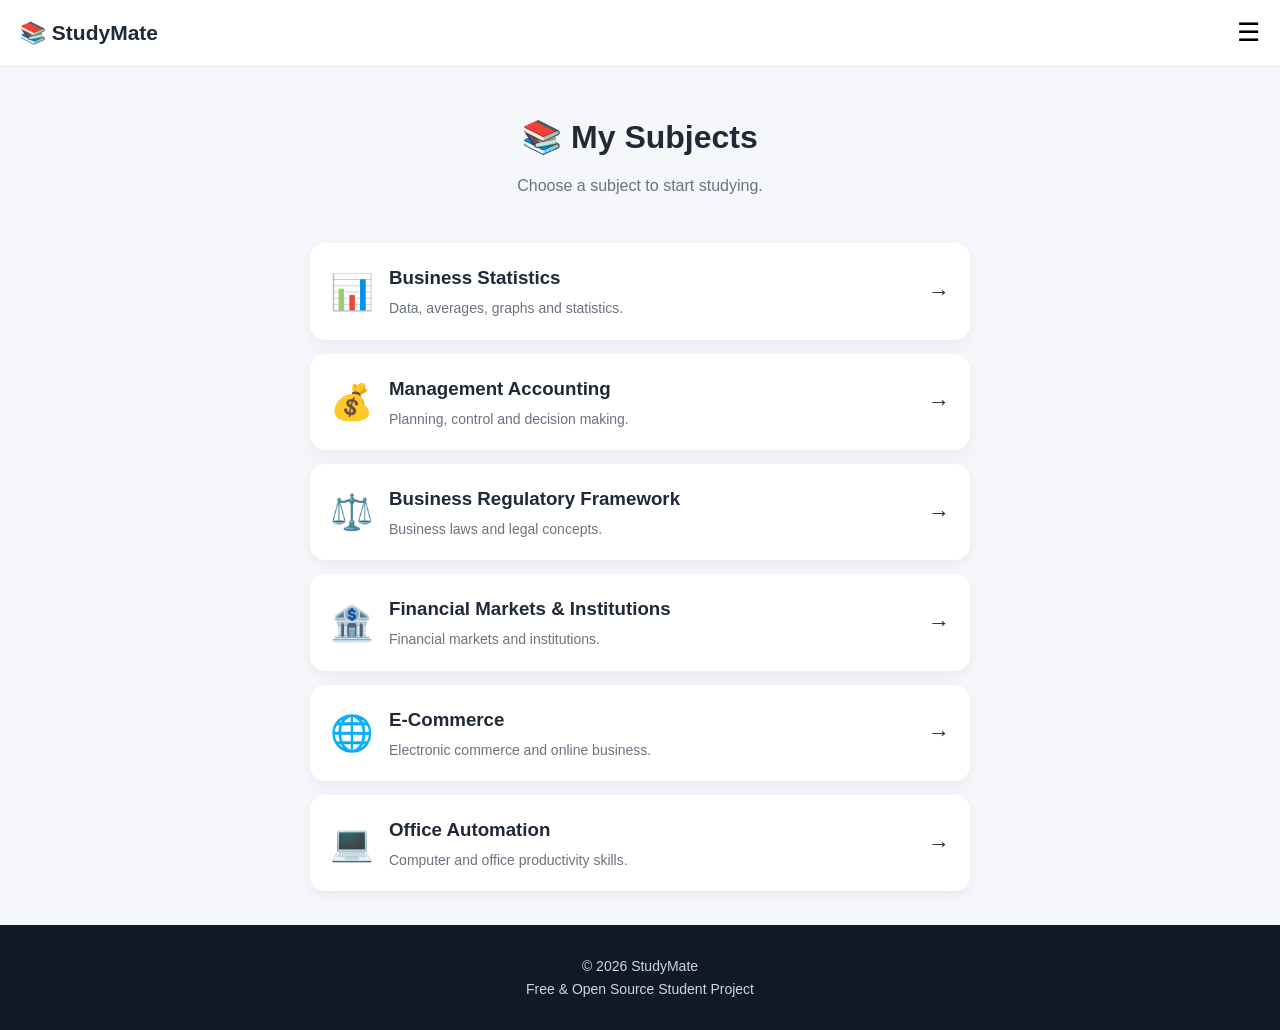
<file: subjects.html>
<!DOCTYPE html>
<html lang="en">
<head>
    <meta charset="UTF-8">
    <meta name="viewport" content="width=device-width, initial-scale=1.0">

    <title>Subjects - StudyMate</title>

    <meta name="description"
          content="StudyMate subjects and study materials.">

    <link rel="stylesheet" href="style.css">

    <style>
        .page-header {
            text-align: center;
            padding: 45px 20px 25px;
        }

        .page-header h1 {
            font-size: 32px;
            margin-bottom: 10px;
        }

        .page-header p {
            color: #6b7280;
        }

        .subject-list {
            max-width: 700px;
            margin: auto;
            padding: 20px;
        }

        .subject-link {
            display: flex;
            align-items: center;
            gap: 15px;
            background: white;
            padding: 20px;
            margin-bottom: 14px;
            border-radius: 15px;
            text-decoration: none;
            color: #1f2937;
            box-shadow: 0 4px 15px rgba(0,0,0,0.06);
        }

        .subject-icon {
            font-size: 35px;
        }

        .subject-info h3 {
            margin-bottom: 4px;
        }

        .subject-info p {
            margin: 0;
            color: #6b7280;
            font-size: 14px;
        }

        .arrow {
            margin-left: auto;
            font-size: 22px;
        }
    </style>
</head>

<body>

<header class="header">

    <div class="logo">
        📚 StudyMate
    </div>

    <button class="menu-btn"
            onclick="toggleMenu()">
        ☰
    </button>

</header>

<nav id="navMenu" class="nav-menu">

    <a href="index.html">Home</a>
    <a href="subjects.html">Subjects</a>
    <a href="index.html#quiz">Quiz</a>
    <a href="index.html#flashcards">Flashcards</a>
    <a href="index.html#timer">Study Timer</a>

</nav>


<main>

    <section class="page-header">

        <h1>📚 My Subjects</h1>

        <p>
            Choose a subject to start studying.
        </p>

    </section>


    <section class="subject-list">

    <a href="https://ramanandasahoo.github.io/studymate/business-statistics.html"
   class="subject-link">

            <div class="subject-icon">📊</div>

            <div class="subject-info">

                <h3>Business Statistics</h3>

                <p>
                    Data, averages, graphs and statistics.
                </p>

            </div>

            <div class="arrow">→</div>

        </a>


        <a href="#"
           class="subject-link">

            <div class="subject-icon">💰</div>

            <div class="subject-info">

                <h3>Management Accounting</h3>

                <p>
                    Planning, control and decision making.
                </p>

            </div>

            <div class="arrow">→</div>

        </a>


        <a href="#"
           class="subject-link">

            <div class="subject-icon">⚖️</div>

            <div class="subject-info">

                <h3>Business Regulatory Framework</h3>

                <p>
                    Business laws and legal concepts.
                </p>

            </div>

            <div class="arrow">→</div>

        </a>


        <a href="#"
           class="subject-link">

            <div class="subject-icon">🏦</div>

            <div class="subject-info">

                <h3>Financial Markets & Institutions</h3>

                <p>
                    Financial markets and institutions.
                </p>

            </div>

            <div class="arrow">→</div>

        </a>


        <a href="#"
           class="subject-link">

            <div class="subject-icon">🌐</div>

            <div class="subject-info">

                <h3>E-Commerce</h3>

                <p>
                    Electronic commerce and online business.
                </p>

            </div>

            <div class="arrow">→</div>

        </a>


        <a href="#"
           class="subject-link">

            <div class="subject-icon">💻</div>

            <div class="subject-info">

                <h3>Office Automation</h3>

                <p>
                    Computer and office productivity skills.
                </p>

            </div>

            <div class="arrow">→</div>

        </a>

    </section>

</main>


<footer>

    <p>© 2026 StudyMate</p>

    <p>Free & Open Source Student Project</p>

</footer>


<script src="script.js"></script>

</body>
</html>
</file>
<file: style.css>
* {
    box-sizing: border-box;
    margin: 0;
    padding: 0;
}

html {
    scroll-behavior: smooth;
}

body {
    font-family: Arial, sans-serif;
    background: #f5f7fb;
    color: #1f2937;
    line-height: 1.6;
}

/* Header */

.header {
    position: sticky;
    top: 0;
    z-index: 100;
    display: flex;
    justify-content: space-between;
    align-items: center;
    padding: 16px 20px;
    background: #ffffff;
    border-bottom: 1px solid #e5e7eb;
}

.logo {
    font-size: 21px;
    font-weight: 700;
}

.menu-btn {
    border: none;
    background: transparent;
    font-size: 26px;
    cursor: pointer;
}

/* Navigation */

.nav-menu {
    display: none;
    background: #ffffff;
    border-bottom: 1px solid #e5e7eb;
}

.nav-menu.active {
    display: block;
}

.nav-menu a {
    display: block;
    padding: 12px 20px;
    text-decoration: none;
    color: #374151;
    font-weight: 600;
}

/* Hero */

.hero {
    text-align: center;
    padding: 55px 20px;
    background: linear-gradient(135deg, #eef2ff, #ffffff);
}

.hero-icon {
    font-size: 60px;
    margin-bottom: 15px;
}

.hero h1 {
    font-size: 34px;
    line-height: 1.2;
    margin-bottom: 15px;
}

.hero p {
    max-width: 500px;
    margin: 0 auto 25px;
    color: #6b7280;
}

.primary-btn {
    display: inline-block;
    padding: 13px 22px;
    border-radius: 10px;
    background: #4f46e5;
    color: white;
    text-decoration: none;
    font-weight: 700;
}

/* Sections */

.section {
    max-width: 900px;
    margin: auto;
    padding: 45px 20px;
}

.section h2 {
    text-align: center;
    margin-bottom: 25px;
    font-size: 27px;
}

/* Feature Cards */

.features {
    display: grid;
    grid-template-columns: repeat(2, 1fr);
    gap: 15px;
}

.card {
    background: white;
    padding: 20px;
    border-radius: 15px;
    box-shadow: 0 4px 15px rgba(0, 0, 0, 0.06);
}

.card-icon {
    font-size: 32px;
    margin-bottom: 8px;
}

.card h3 {
    margin-bottom: 5px;
}

.card p {
    color: #6b7280;
    font-size: 14px;
}

/* Subjects */

.subjects {
    display: grid;
    grid-template-columns: repeat(2, 1fr);
    gap: 12px;
}

.subject-card {
    border: none;
    background: white;
    padding: 18px 10px;
    border-radius: 14px;
    cursor: pointer;
    font-size: 16px;
    box-shadow: 0 4px 15px rgba(0, 0, 0, 0.06);
}

.subject-card span {
    display: block;
    margin-top: 7px;
    font-weight: 600;
}

/* Quiz */

.quiz-box {
    background: white;
    padding: 25px;
    border-radius: 16px;
    box-shadow: 0 4px 15px rgba(0, 0, 0, 0.06);
}

.question {
    font-weight: 700;
    margin-bottom: 20px;
}

.quiz-box button {
    width: 100%;
    padding: 13px;
    margin: 6px 0;
    border: 1px solid #d1d5db;
    border-radius: 9px;
    background: #f9fafb;
    cursor: pointer;
}

#quizResult {
    margin-top: 15px;
    font-weight: 700;
}

/* Flashcard */

.flashcard {
    max-width: 500px;
    min-height: 180px;
    margin: auto;
    display: flex;
    align-items: center;
    justify-content: center;
    padding: 25px;
    text-align: center;
    border-radius: 18px;
    background: #4f46e5;
    color: white;
    font-size: 22px;
    font-weight: 700;
    cursor: pointer;
}

.hint {
    text-align: center;
    margin-top: 12px;
    color: #6b7280;
}

/* Timer */

.timer {
    text-align: center;
    background: white;
    padding: 30px;
    border-radius: 18px;
    box-shadow: 0 4px 15px rgba(0, 0, 0, 0.06);
}

#timerDisplay {
    font-size: 55px;
    font-weight: 700;
    margin-bottom: 20px;
}

.timer button {
    padding: 11px 18px;
    margin: 5px;
    border: none;
    border-radius: 9px;
    background: #4f46e5;
    color: white;
    font-weight: 700;
    cursor: pointer;
}

/* Footer */

footer {
    text-align: center;
    padding: 30px 20px;
    background: #111827;
    color: #d1d5db;
    font-size: 14px;
}

/* Mobile */

@media (max-width: 500px) {

    .hero h1 {
        font-size: 29px;
    }

    .features {
        grid-template-columns: 1fr 1fr;
    }

    .subjects {
        grid-template-columns: 1fr 1fr;
    }

    .section {
        padding: 35px 15px;
    }
}
a.card,
a.card:link,
a.card:visited,
a.card:hover,
a.card:active {
    text-decoration: none !important;
    color: inherit !important;
}

a.subject-card,
a.subject-card:link,
a.subject-card:visited,
a.subject-card:hover,
a.subject-card:active {
    text-decoration: none !important;
    color: #1f2937 !important;
}
</file>
